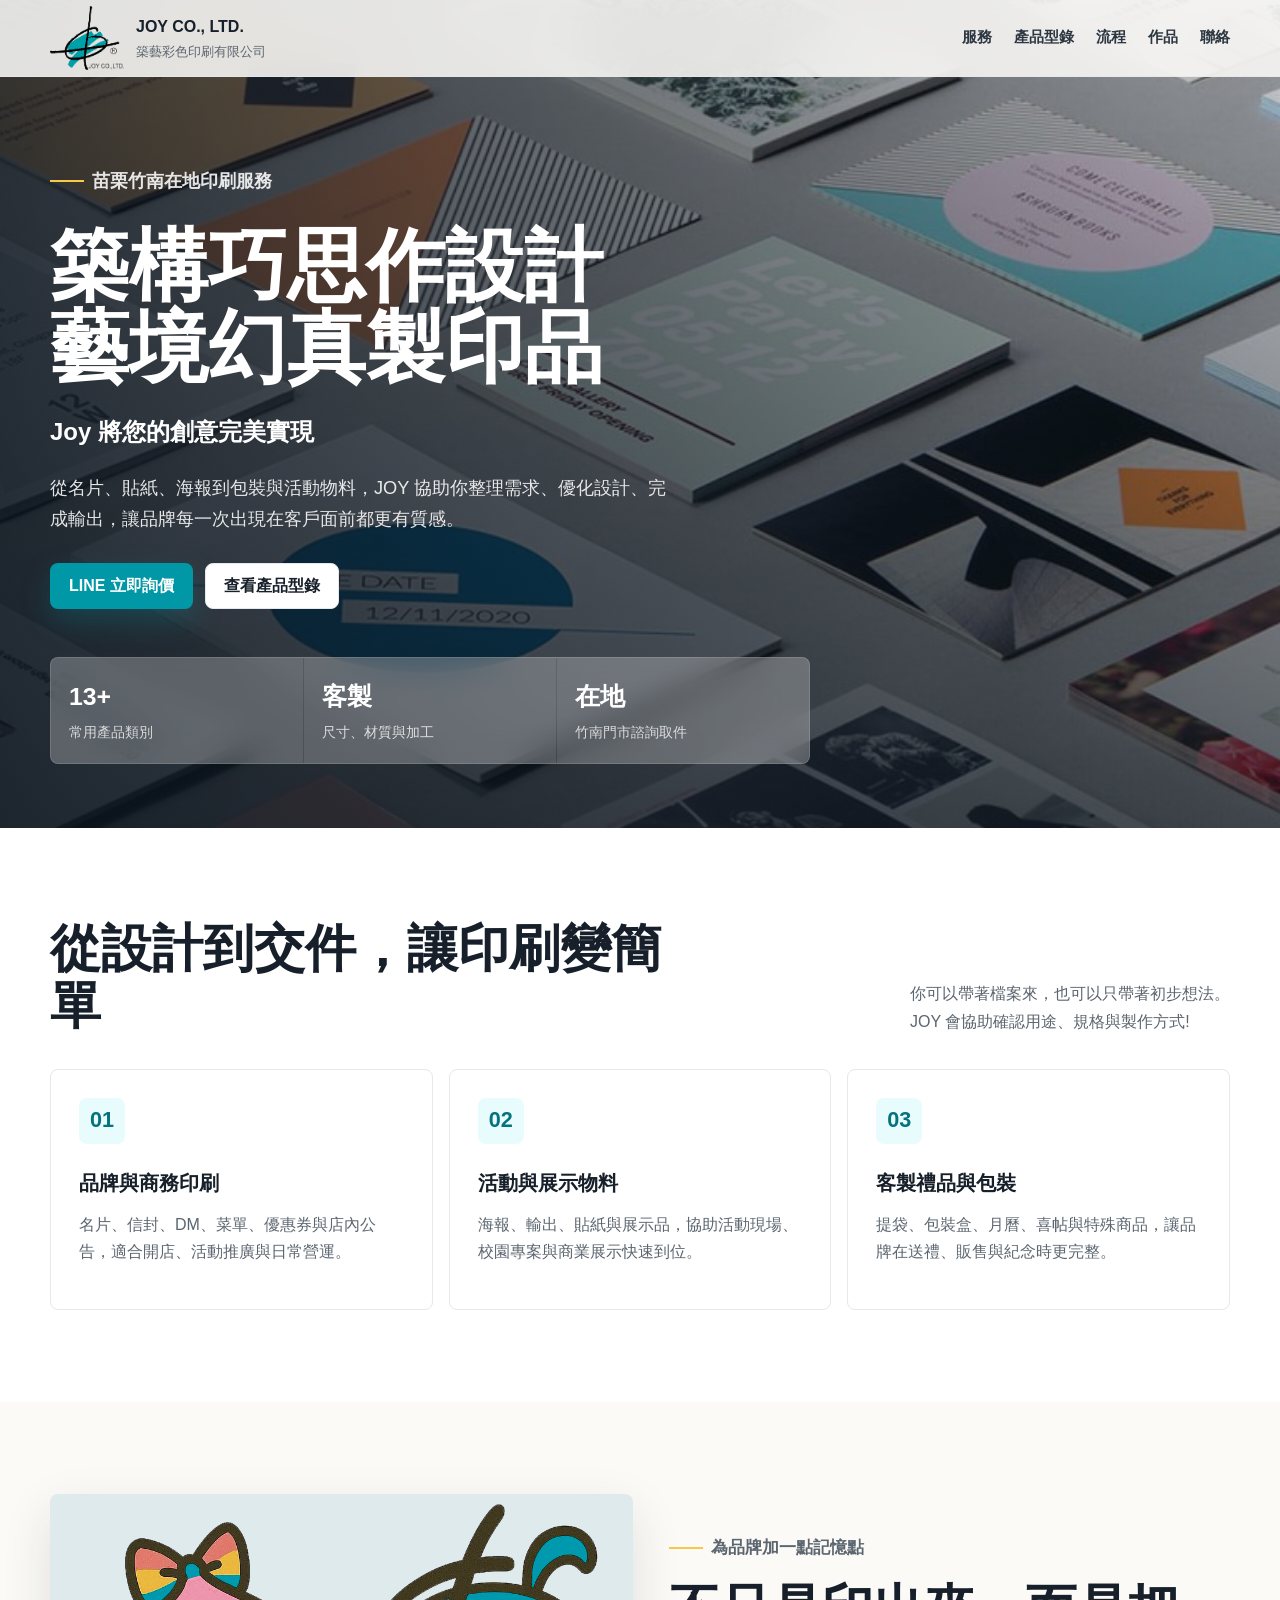
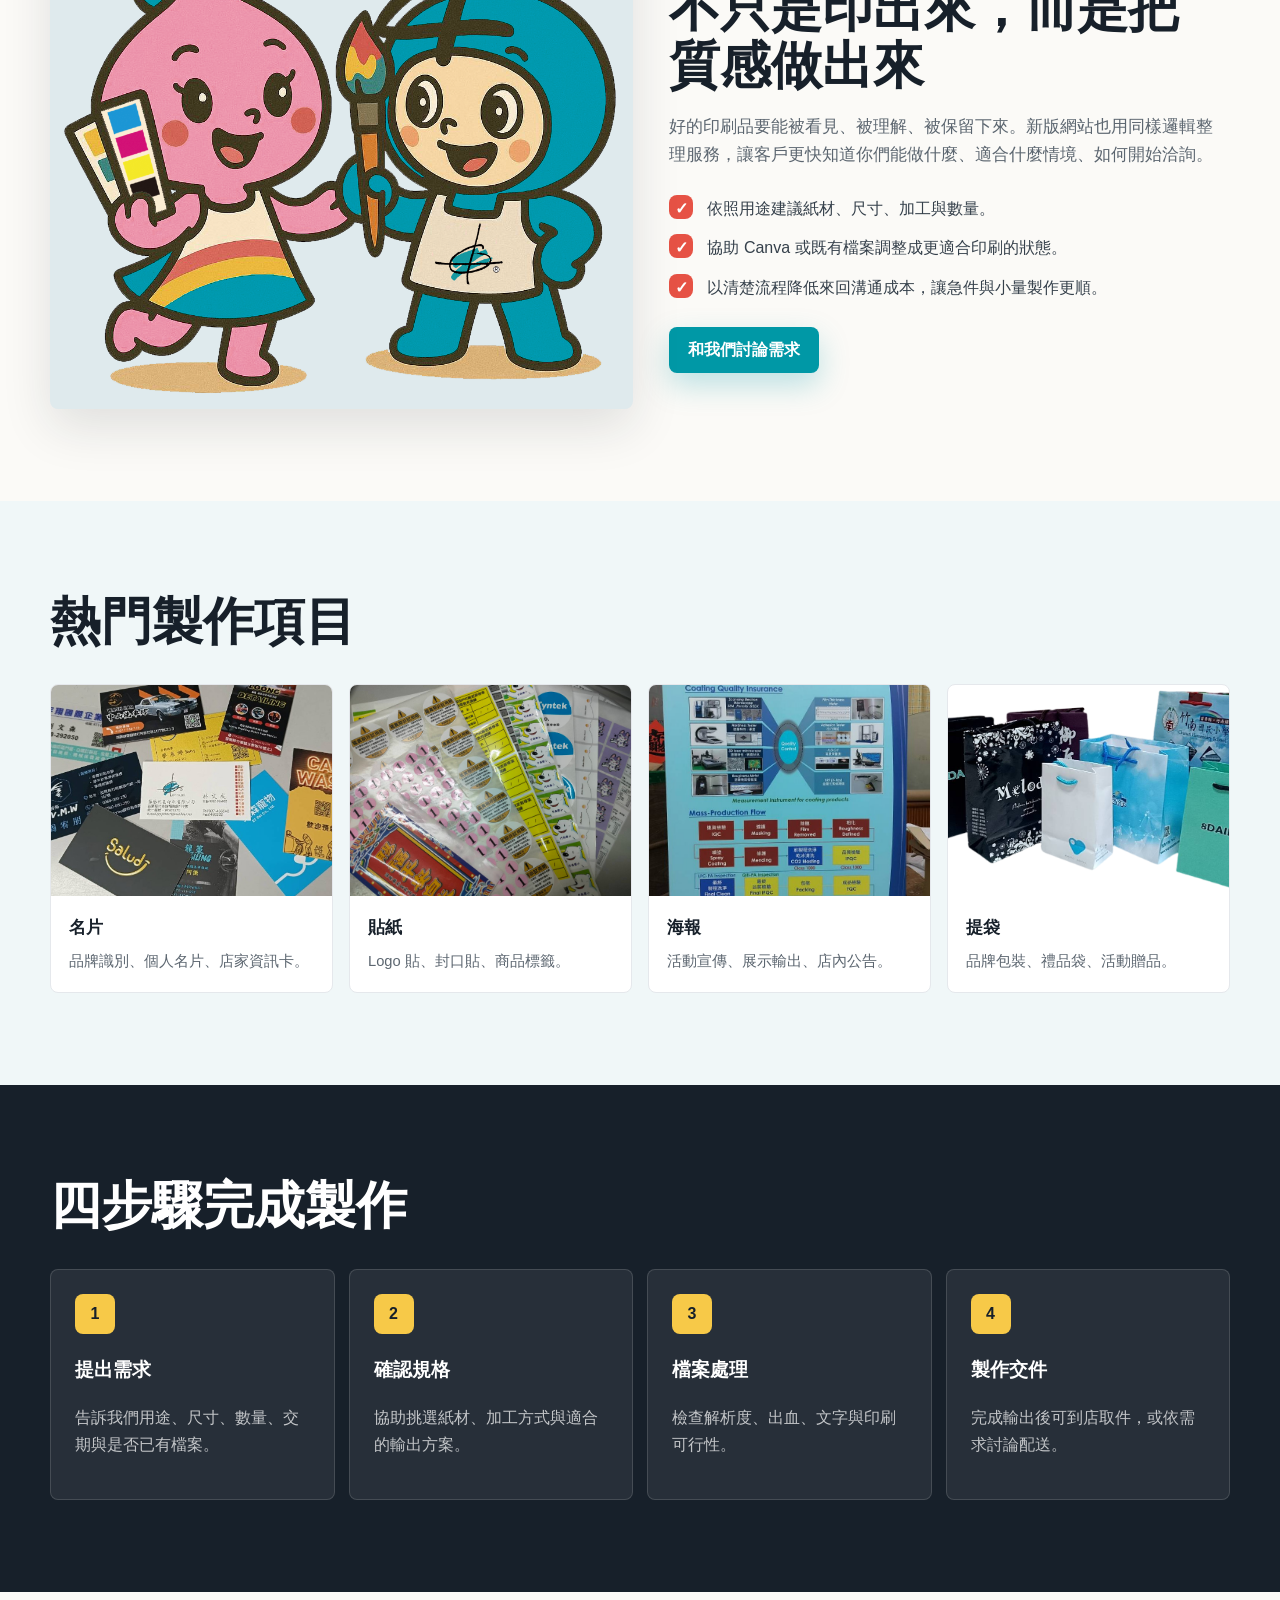
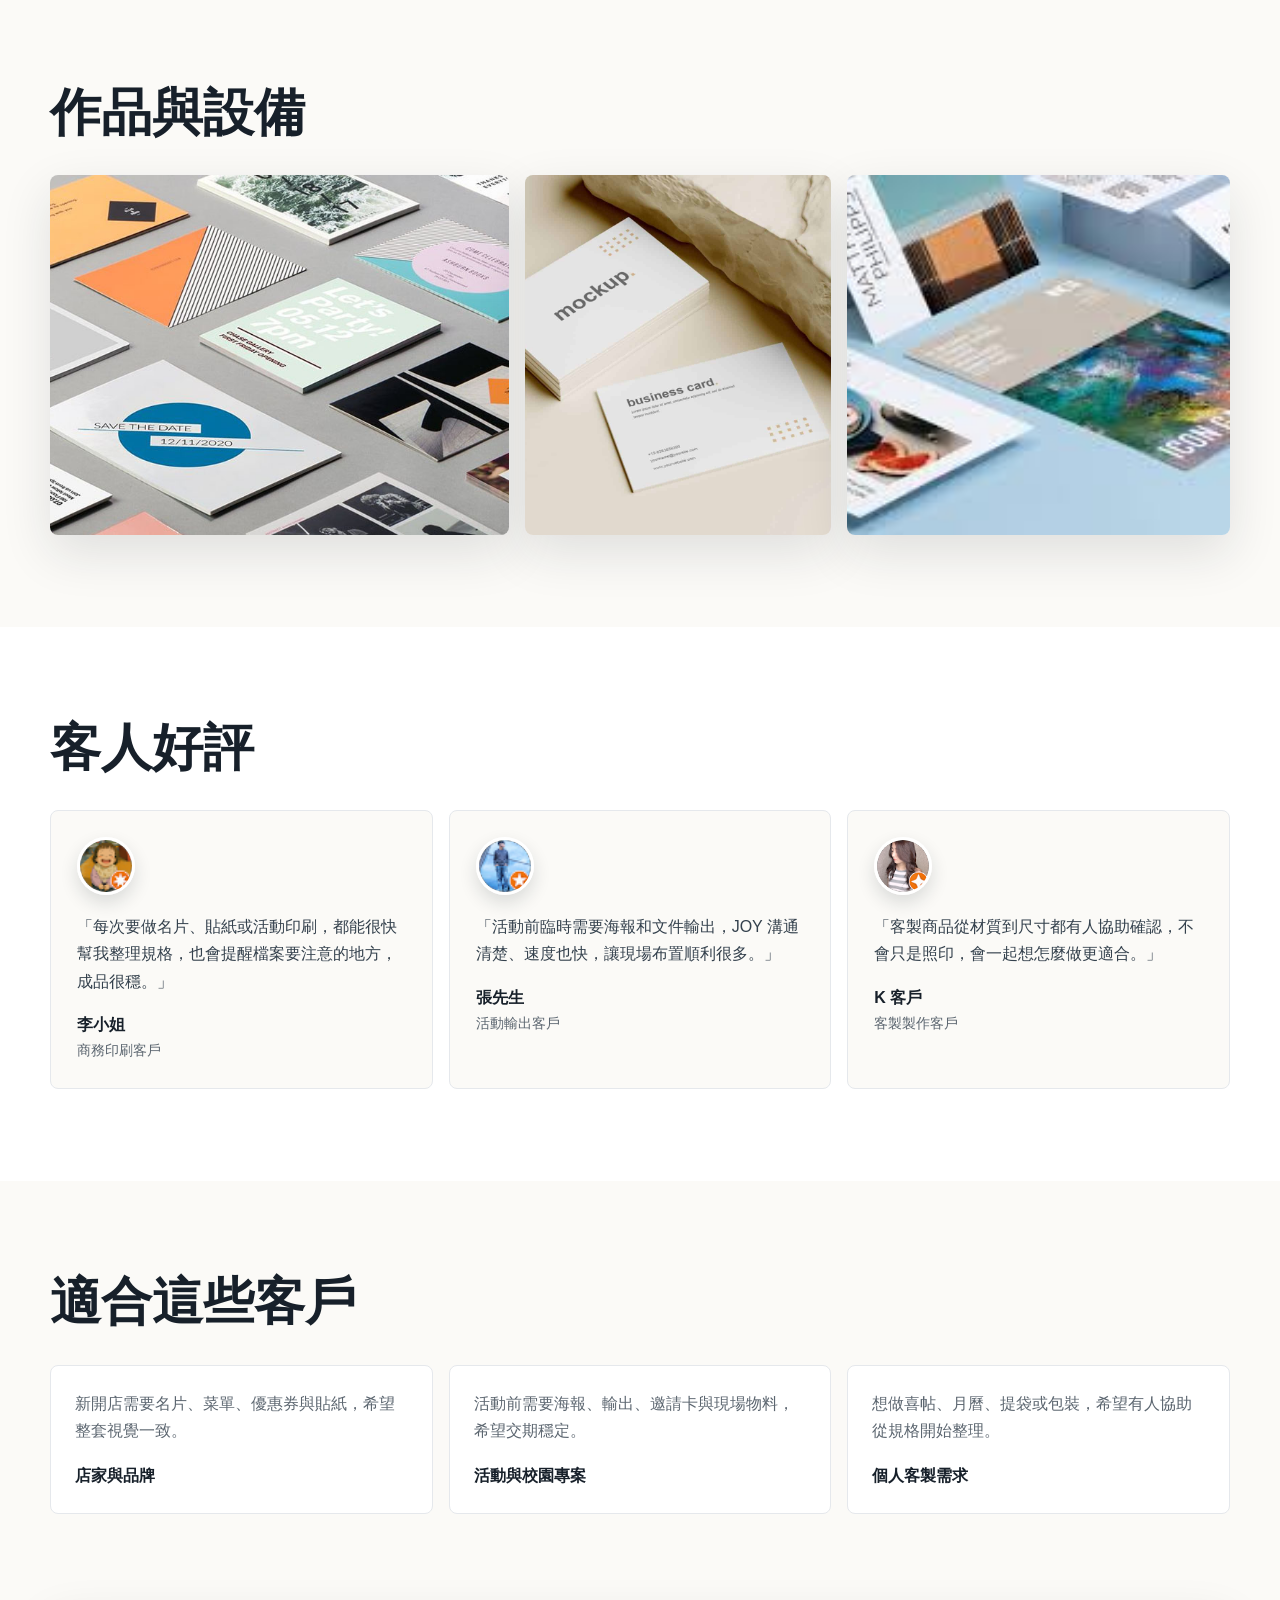
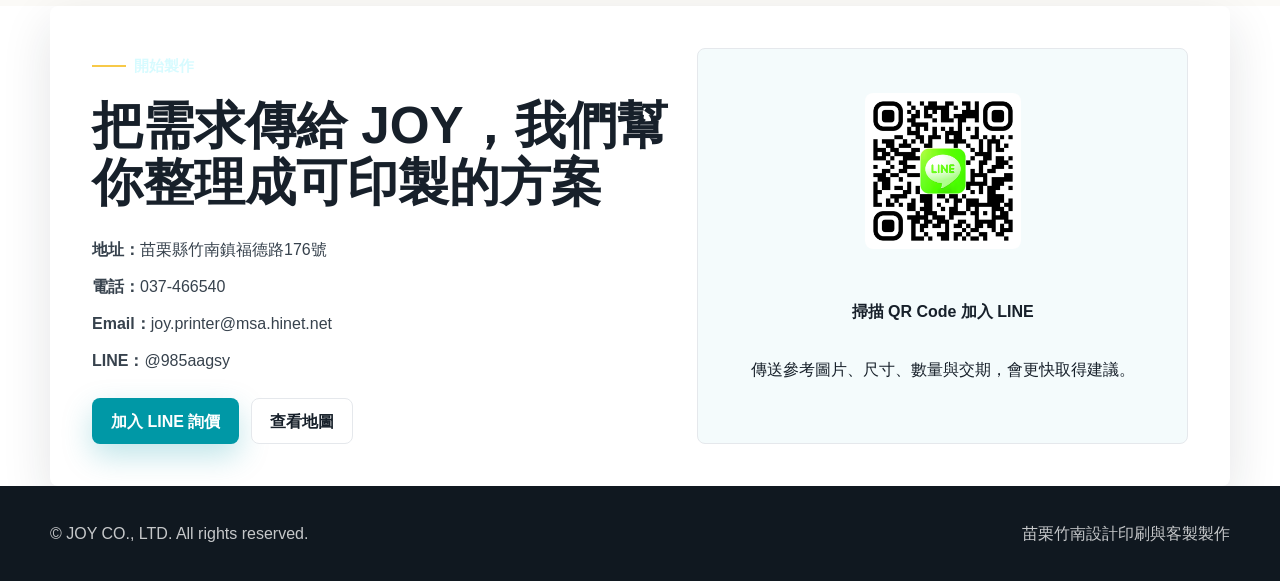
<file: index.html>
<!DOCTYPE html>
<html lang="zh-Hant">
<head>
  <meta charset="UTF-8">
  <meta name="viewport" content="width=device-width, initial-scale=1.0">
  <meta name="description" content="JOY CO., LTD. 提供苗栗竹南在地印刷、影印輸出、客製設計、包裝與活動物料製作服務。">
  <title>JOY CO., LTD. | 築藝彩色印刷有限公司</title>
  <link rel="icon" type="image/png" href="./assets/logo_cover.png">
  <link rel="stylesheet" href="./styles.css">
</head>
<body>
  <header class="site-header">
    <div class="nav-wrap">
      <a class="brand" href="./index.html" aria-label="JOY CO., LTD. 首頁">
        <img src="./assets/logo.png" alt="JOY CO., LTD.">
        <span class="brand-text">
          <strong>JOY CO., LTD.</strong>
          <span>築藝彩色印刷有限公司</span>
        </span>
      </a>
      <nav class="nav-links" aria-label="主要導覽">
        <a href="#services">服務</a>
        <a href="./products.html">產品型錄</a>
        <a href="#process">流程</a>
        <a href="#portfolio">作品</a>
        <a href="#contact">聯絡</a>
      </nav>
      <button class="menu-toggle" type="button" aria-label="開啟選單" aria-expanded="false">
        <span></span><span></span><span></span>
      </button>
    </div>
  </header>

  <!-- 休假公告彈窗：把 data-enabled 改成 "true" 會顯示，改成 "false" 會關閉。 -->
  <div class="notice-modal" id="holidayNotice" data-enabled="false" data-version="2026-06-05" aria-hidden="true">
    <div class="notice-backdrop" data-notice-close></div>
    <section class="notice-dialog" role="dialog" aria-modal="true" aria-labelledby="noticeTitle">
      <button class="notice-close" type="button" aria-label="關閉公告" data-notice-close>×</button>
      <p class="eyebrow">營業公告</p>
      <h2 id="noticeTitle">特殊休假時間公告</h2>
      <p>9月18日至9月28日 築藝門市店休。<br>建議您來店前先透過 官方LINE 洽詢喔!<br>祝JOY的好朋友們事事順心。</p>
      <ul class="notice-list">
        <li><strong>休假日期：</strong>2026/09/18 - 09/28</li>
        <li><strong>恢復營業：</strong>2026/09/29 正常服務</li>
        <li><strong>急件聯絡：</strong>請加入 LINE @985aagsy 留言</li>
      </ul>
      <a class="button primary" href="https://line.me/R/ti/p/@985aagsy">LINE 詢問營業時間</a>
    </section>
  </div>

  <main>
    <section class="hero">
      <div class="hero-media">
        <video autoplay muted loop playsinline poster="./assets/printer1.jpg">
          <source src="./assets/bg.mp4" type="video/mp4">
        </video>
      </div>
      <div class="hero-inner">
        <div class="hero-copy">
          <p class="eyebrow">苗栗竹南在地印刷服務</p>
          <h1>築構巧思作設計<br>藝境幻真製印品<br></h1>
          <h2>Joy 將您的創意完美實現</h2>
          <p>從名片、貼紙、海報到包裝與活動物料，JOY 協助你整理需求、優化設計、完成輸出，讓品牌每一次出現在客戶面前都更有質感。</p>
          <div class="hero-actions">
            <a class="button primary" href="https://line.me/R/ti/p/@985aagsy">LINE 立即詢價</a>
            <a class="button secondary" href="./products.html">查看產品型錄</a>
          </div>
          <div class="hero-stats" aria-label="服務特色">
            <div><strong>13+</strong><span>常用產品類別</span></div>
            <div><strong>客製</strong><span>尺寸、材質與加工</span></div>
            <div><strong>在地</strong><span>竹南門市諮詢取件</span></div>
          </div>
        </div>
      </div>
    </section>

    <section id="services" class="services-band">
      <div class="section-inner">
        <div class="section-heading">
          <h2>從設計到交件，讓印刷變簡單</h2>
          <p>你可以帶著檔案來，也可以只帶著初步想法。<br>JOY 會協助確認用途、規格與製作方式!</p>
        </div>
        <div class="service-grid">
          <article class="service-card">
            <span class="icon">01</span>
            <h3>品牌與商務印刷</h3>
            <p>名片、信封、DM、菜單、優惠券與店內公告，適合開店、活動推廣與日常營運。</p>
          </article>
          <article class="service-card">
            <span class="icon">02</span>
            <h3>活動與展示物料</h3>
            <p>海報、輸出、貼紙與展示品，協助活動現場、校園專案與商業展示快速到位。</p>
          </article>
          <article class="service-card">
            <span class="icon">03</span>
            <h3>客製禮品與包裝</h3>
            <p>提袋、包裝盒、月曆、喜帖與特殊商品，讓品牌在送禮、販售與紀念時更完整。</p>
          </article>
        </div>
      </div>
    </section>

    <section>
      <div class="section-inner feature-split">
        <div class="feature-media">
          <img src="./assets/joy_sunny1.png" alt="JOY 品牌角色與客製印刷形象">
        </div>
        <div class="feature-copy">
          <p class="eyebrow">為品牌加一點記憶點</p>
          <h2>不只是印出來，而是把質感做出來</h2>
          <p>好的印刷品要能被看見、被理解、被保留下來。新版網站也用同樣邏輯整理服務，讓客戶更快知道你們能做什麼、適合什麼情境、如何開始洽詢。</p>
          <ul class="checks">
            <li>依照用途建議紙材、尺寸、加工與數量。</li>
            <li>協助 Canva 或既有檔案調整成更適合印刷的狀態。</li>
            <li>以清楚流程降低來回溝通成本，讓急件與小量製作更順。</li>
          </ul>
          <a class="button primary" href="#contact">和我們討論需求</a>
        </div>
      </div>
    </section>

    <section class="products-band">
      <div class="section-inner">
        <div class="section-heading">
          <h2>熱門製作項目</h2>
          
        </div>
        <div class="product-grid">
          <a class="product-card" href="./products.html">
            <img src="./assets/product/card.jpg" alt="名片設計印刷">
            <div><h3>名片</h3><p>品牌識別、個人名片、店家資訊卡。</p></div>
          </a>
          <a class="product-card" href="./products.html">
            <img src="./assets/product/sticker.jpg" alt="貼紙製作">
            <div><h3>貼紙</h3><p>Logo 貼、封口貼、商品標籤。</p></div>
          </a>
          <a class="product-card" href="./products.html">
            <img src="./assets/product/poster.jpg" alt="海報輸出">
            <div><h3>海報</h3><p>活動宣傳、展示輸出、店內公告。</p></div>
          </a>
          <a class="product-card" href="./products.html">
            <img src="./assets/product/bag.png" alt="客製提袋">
            <div><h3>提袋</h3><p>品牌包裝、禮品袋、活動贈品。</p></div>
          </a>
        </div>
      </div>
    </section>

    <section id="process" class="process-band">
      <div class="section-inner">
        <div class="section-heading">
          <h2>四步驟完成製作</h2>
          
        </div>
        <div class="step-grid">
          <article class="step">
            <strong>1</strong>
            <h3>提出需求</h3>
            <p>告訴我們用途、尺寸、數量、交期與是否已有檔案。</p>
          </article>
          <article class="step">
            <strong>2</strong>
            <h3>確認規格</h3>
            <p>協助挑選紙材、加工方式與適合的輸出方案。</p>
          </article>
          <article class="step">
            <strong>3</strong>
            <h3>檔案處理</h3>
            <p>檢查解析度、出血、文字與印刷可行性。</p>
          </article>
          <article class="step">
            <strong>4</strong>
            <h3>製作交件</h3>
            <p>完成輸出後可到店取件，或依需求討論配送。</p>
          </article>
        </div>
      </div>
    </section>

    <section id="portfolio">
      <div class="section-inner">
        <div class="section-heading">
          <h2>作品與設備</h2>
          
        </div>
        <div class="portfolio-strip">
          <img src="./assets/printer1.jpg" alt="印刷設備與作品展示一">
          <img src="./assets/printer2.jpg" alt="印刷設備與作品展示二">
          <img src="./assets/printer3.jpg" alt="印刷設備與作品展示三">
        </div>
      </div>
    </section>

    <section class="reviews-band">
      <div class="section-inner">
        <div class="section-heading">
          <h2>客人好評</h2>
        </div>
        <div class="review-grid">
          <article class="review-card">
            <img src="./assets/mslee.png" alt="客戶頭像">
            <p>「每次要做名片、貼紙或活動印刷，都能很快幫我整理規格，也會提醒檔案要注意的地方，成品很穩。」</p>
            <strong>李小姐</strong>
            <span>商務印刷客戶</span>
          </article>
          <article class="review-card">
            <img src="./assets/mrchang.png" alt="客戶頭像">
            <p>「活動前臨時需要海報和文件輸出，JOY 溝通清楚、速度也快，讓現場布置順利很多。」</p>
            <strong>張先生</strong>
            <span>活動輸出客戶</span>
          </article>
          <article class="review-card">
            <img src="./assets/msk.png" alt="客戶頭像">
            <p>「客製商品從材質到尺寸都有人協助確認，不會只是照印，會一起想怎麼做更適合。」</p>
            <strong>K 客戶</strong>
            <span>客製製作客戶</span>
          </article>
        </div>
      </div>
    </section>

    <section>
      <div class="section-inner">
        <div class="section-heading">
          <h2>適合這些客戶</h2>
          
        </div>
        <div class="quote-grid">
          <article class="quote-card">
            <p>新開店需要名片、菜單、優惠券與貼紙，希望整套視覺一致。</p>
            <strong>店家與品牌</strong>
          </article>
          <article class="quote-card">
            <p>活動前需要海報、輸出、邀請卡與現場物料，希望交期穩定。</p>
            <strong>活動與校園專案</strong>
          </article>
          <article class="quote-card">
            <p>想做喜帖、月曆、提袋或包裝，希望有人協助從規格開始整理。</p>
            <strong>個人客製需求</strong>
          </article>
        </div>
      </div>
    </section>

    <section id="contact" class="contact-band">
      <div class="section-inner">
        <div class="contact-panel">
          <div>
            <p class="eyebrow">開始製作</p>
            <h2>把需求傳給 JOY，我們幫你整理成可印製的方案</h2>
            <ul class="contact-list">
              <li><strong>地址：</strong>苗栗縣竹南鎮福德路176號</li>
              <li><strong>電話：</strong>037-466540</li>
              <li><strong>Email：</strong>joy.printer@msa.hinet.net</li>
              <li><strong>LINE：</strong>@985aagsy</li>
            </ul>
            <div class="contact-actions">
              <a class="button primary" href="https://line.me/R/ti/p/@985aagsy">加入 LINE 詢價</a>
              <a class="button secondary" href="https://maps.app.goo.gl/v6UgBvDhpB6sY5n37?g_st=al">查看地圖</a>
            </div>
          </div>
          <div class="qr-box">
            <img src="./assets/qrcode.png" alt="JOY LINE QR Code">
            <strong>掃描 QR Code 加入 LINE</strong>
            <p>傳送參考圖片、尺寸、數量與交期，會更快取得建議。</p>
          </div>
        </div>
      </div>
    </section>
  </main>

  <footer class="site-footer">
    <div class="footer-inner">
      <span>© JOY CO., LTD. All rights reserved.</span>
      <span>苗栗竹南設計印刷與客製製作</span>
    </div>
  </footer>

  <script src="./script.js"></script>
</body>
</html>
</file>
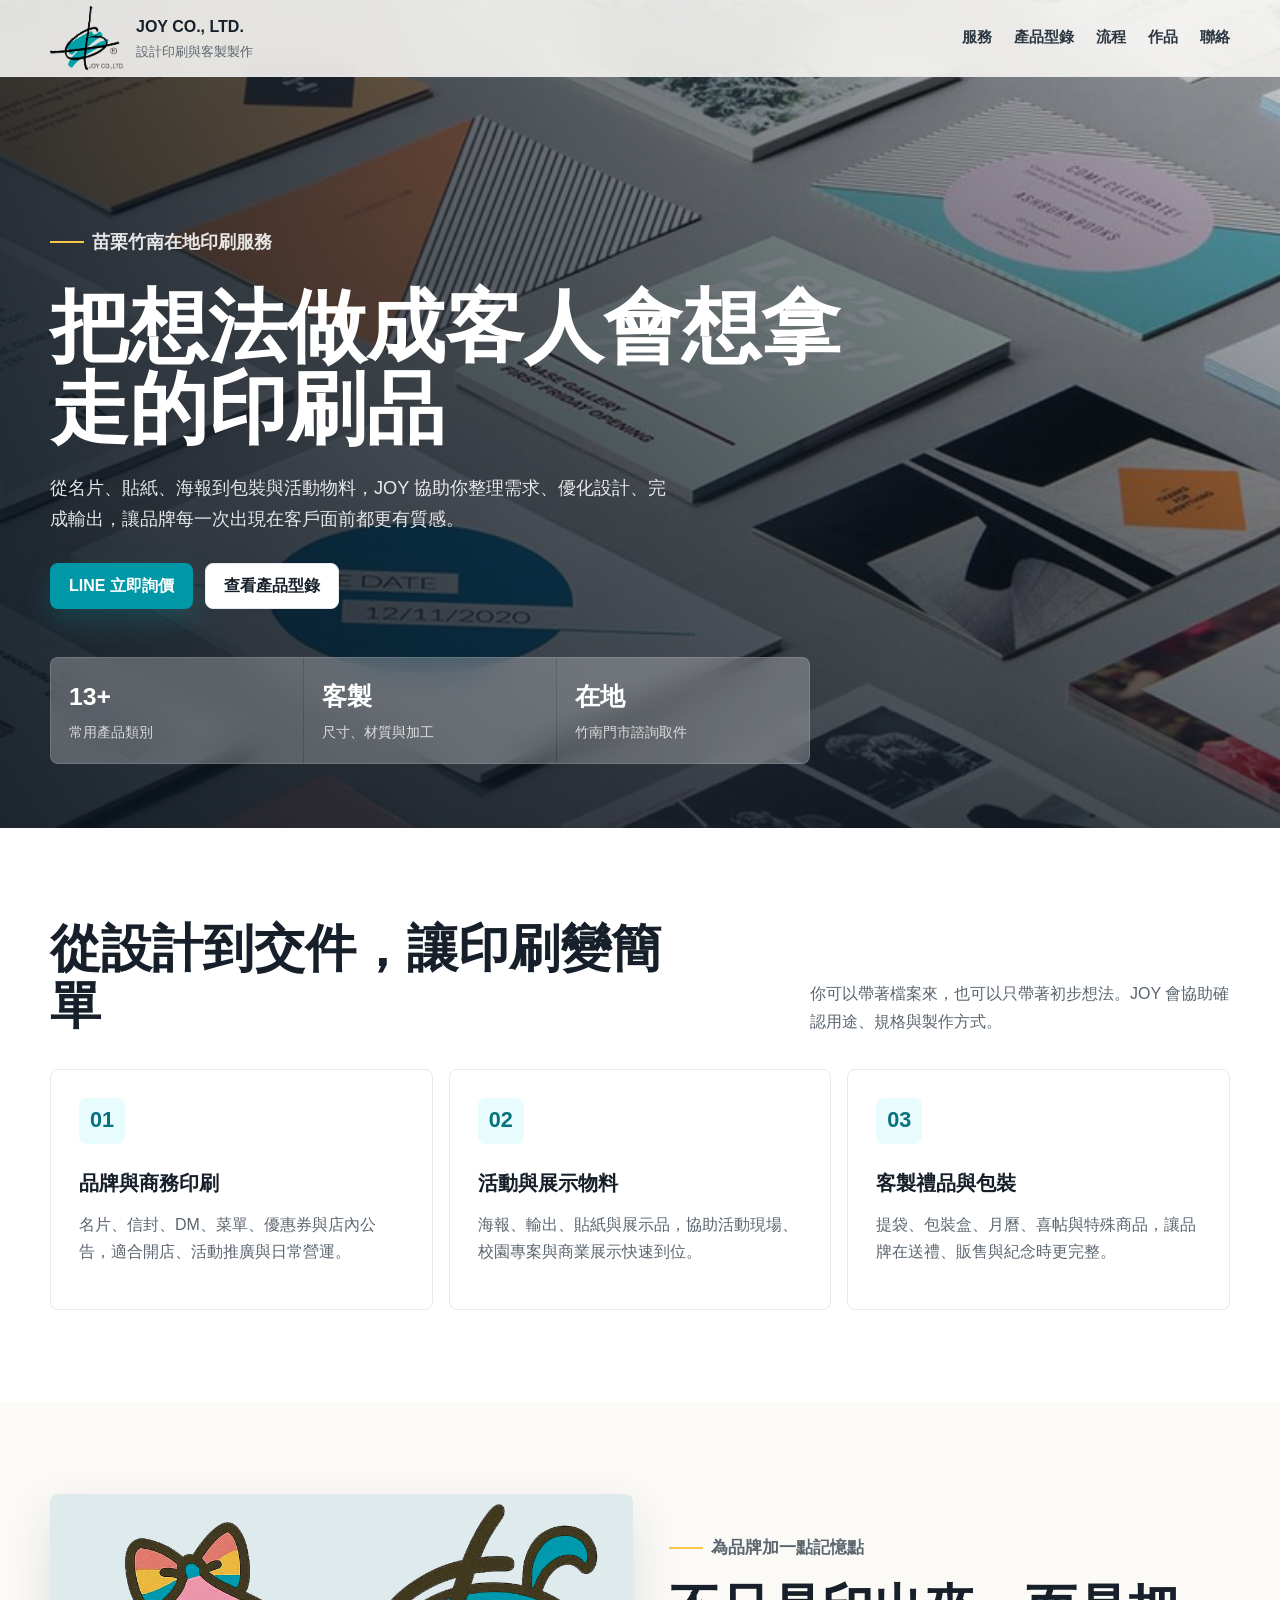
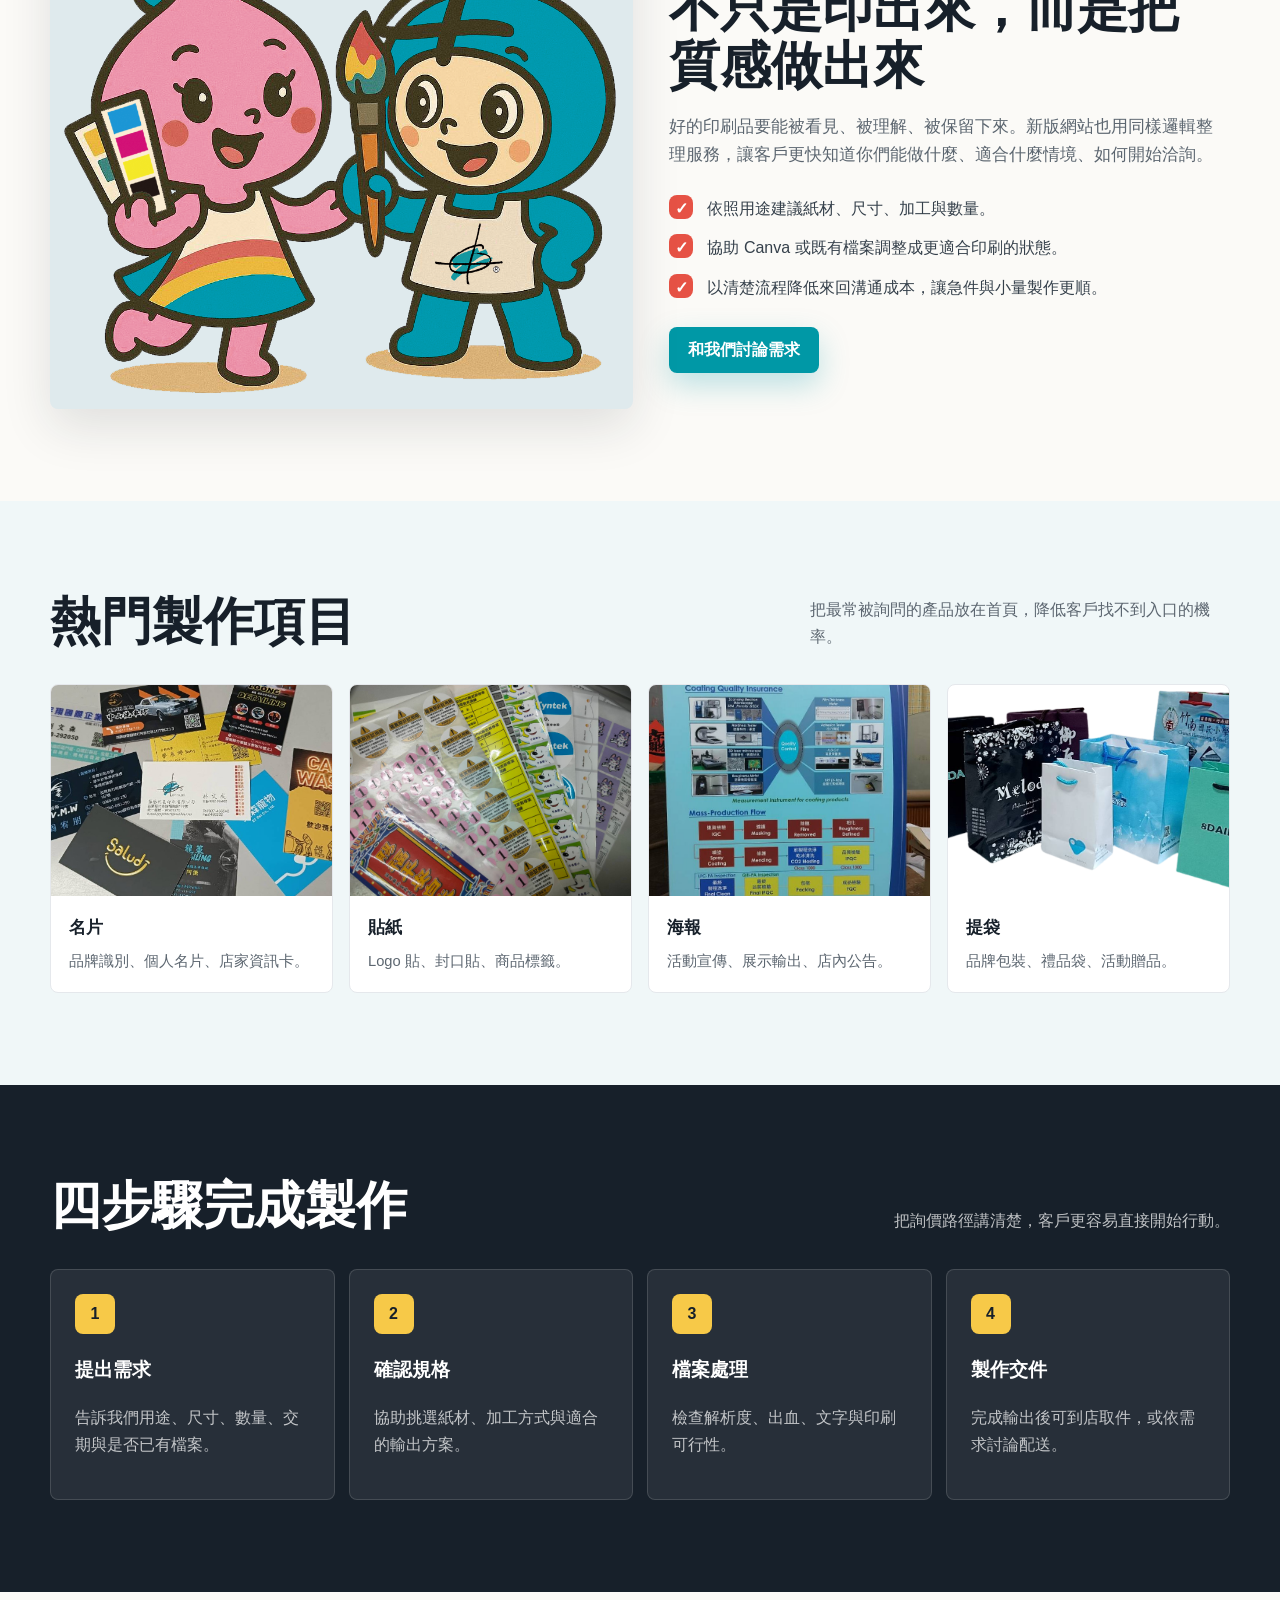
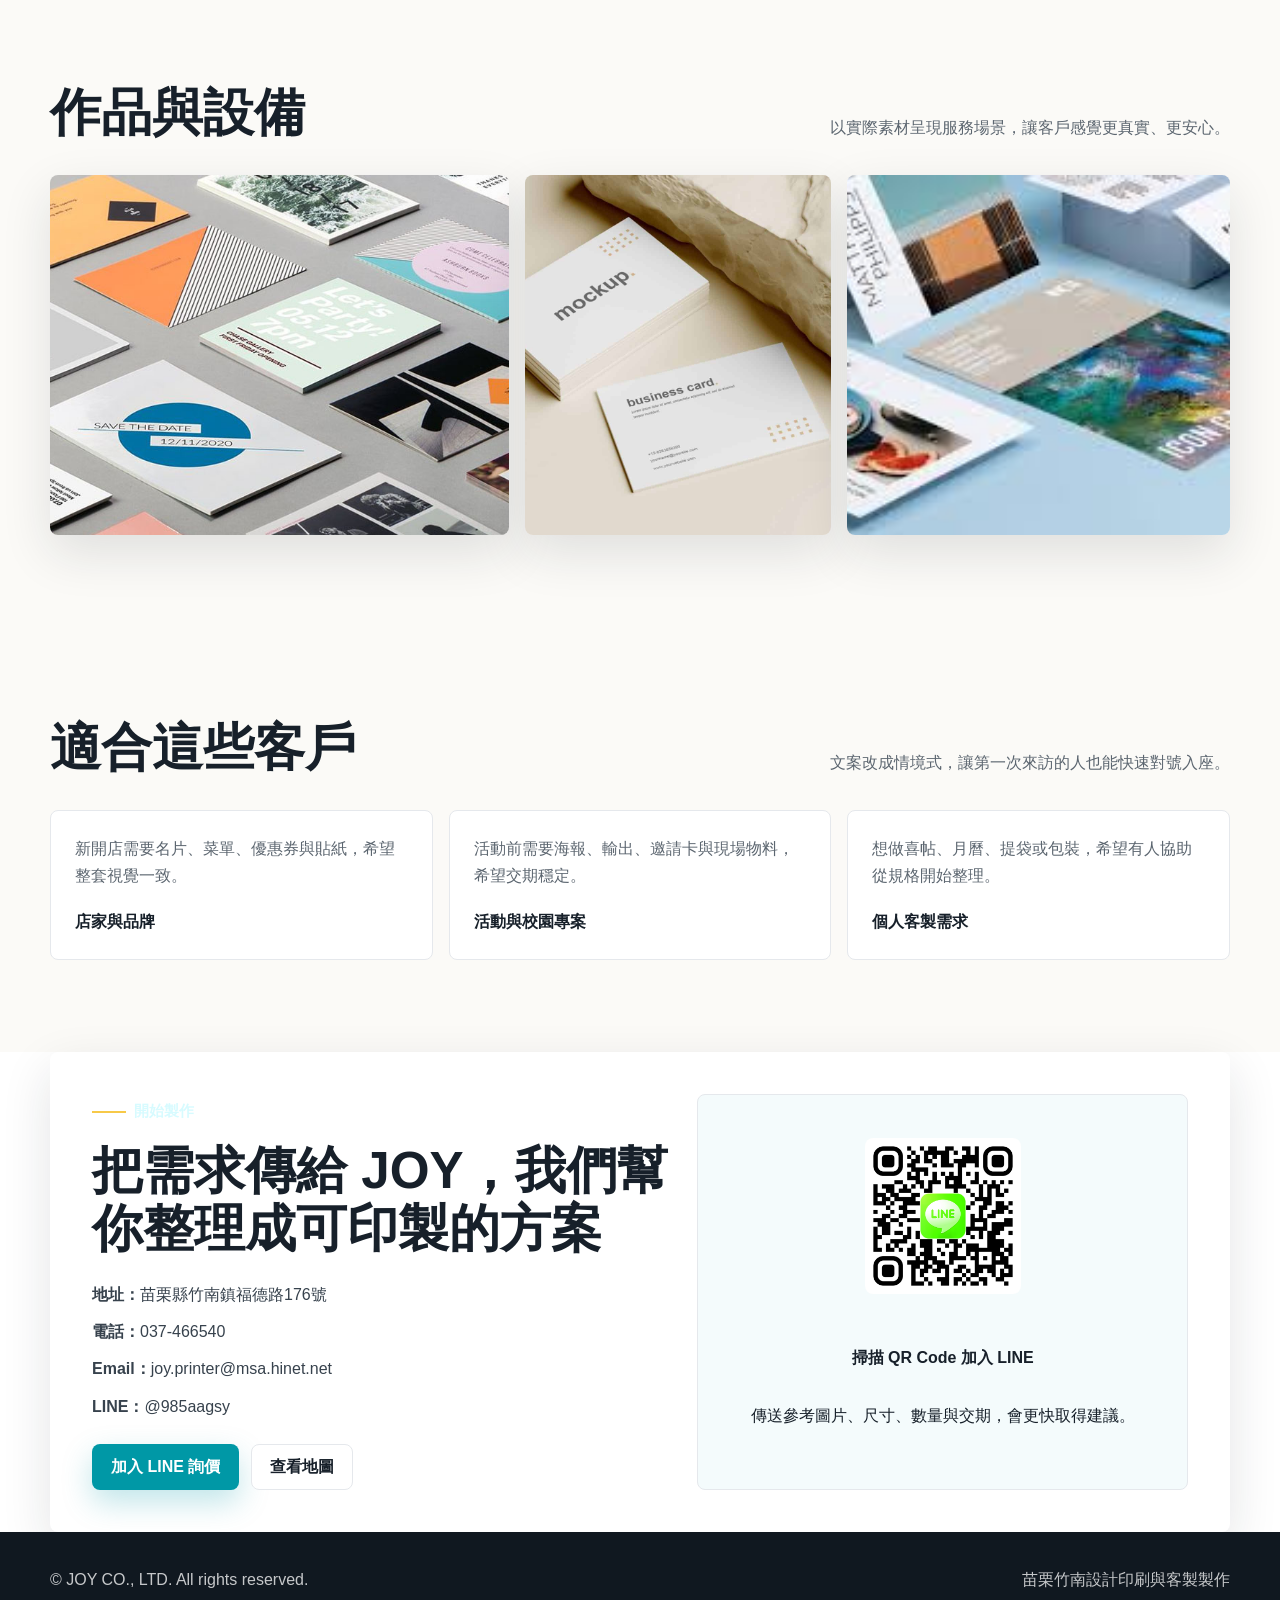
<file: joy-modern-site/index.html>
<!DOCTYPE html>
<html lang="zh-Hant">
<head>
  <meta charset="UTF-8">
  <meta name="viewport" content="width=device-width, initial-scale=1.0">
  <meta name="description" content="JOY CO., LTD. 提供苗栗竹南在地印刷、影印輸出、客製設計、包裝與活動物料製作服務。">
  <title>JOY CO., LTD. | 設計印刷與客製製作</title>
  <link rel="icon" type="image/png" href="./assets/logo_cover.png">
  <link rel="stylesheet" href="./styles.css">
</head>
<body>
  <header class="site-header">
    <div class="nav-wrap">
      <a class="brand" href="./index.html" aria-label="JOY CO., LTD. 首頁">
        <img src="./assets/logo.png" alt="JOY CO., LTD.">
        <span class="brand-text">
          <strong>JOY CO., LTD.</strong>
          <span>設計印刷與客製製作</span>
        </span>
      </a>
      <nav class="nav-links" aria-label="主要導覽">
        <a href="#services">服務</a>
        <a href="./products.html">產品型錄</a>
        <a href="#process">流程</a>
        <a href="#portfolio">作品</a>
        <a href="#contact">聯絡</a>
      </nav>
      <button class="menu-toggle" type="button" aria-label="開啟選單" aria-expanded="false">
        <span></span><span></span><span></span>
      </button>
    </div>
  </header>

  <main>
    <section class="hero">
      <div class="hero-media">
        <video autoplay muted loop playsinline poster="./assets/printer1.jpg">
          <source src="./assets/bg.mp4" type="video/mp4">
        </video>
      </div>
      <div class="hero-inner">
        <div class="hero-copy">
          <p class="eyebrow">苗栗竹南在地印刷服務</p>
          <h1>把想法做成客人會想拿走的印刷品</h1>
          <p>從名片、貼紙、海報到包裝與活動物料，JOY 協助你整理需求、優化設計、完成輸出，讓品牌每一次出現在客戶面前都更有質感。</p>
          <div class="hero-actions">
            <a class="button primary" href="https://line.me/R/ti/p/@985aagsy">LINE 立即詢價</a>
            <a class="button secondary" href="./products.html">查看產品型錄</a>
          </div>
          <div class="hero-stats" aria-label="服務特色">
            <div><strong>13+</strong><span>常用產品類別</span></div>
            <div><strong>客製</strong><span>尺寸、材質與加工</span></div>
            <div><strong>在地</strong><span>竹南門市諮詢取件</span></div>
          </div>
        </div>
      </div>
    </section>

    <section id="services" class="services-band">
      <div class="section-inner">
        <div class="section-heading">
          <h2>從設計到交件，讓印刷變簡單</h2>
          <p>你可以帶著檔案來，也可以只帶著初步想法。JOY 會協助確認用途、規格與製作方式。</p>
        </div>
        <div class="service-grid">
          <article class="service-card">
            <span class="icon">01</span>
            <h3>品牌與商務印刷</h3>
            <p>名片、信封、DM、菜單、優惠券與店內公告，適合開店、活動推廣與日常營運。</p>
          </article>
          <article class="service-card">
            <span class="icon">02</span>
            <h3>活動與展示物料</h3>
            <p>海報、輸出、貼紙與展示品，協助活動現場、校園專案與商業展示快速到位。</p>
          </article>
          <article class="service-card">
            <span class="icon">03</span>
            <h3>客製禮品與包裝</h3>
            <p>提袋、包裝盒、月曆、喜帖與特殊商品，讓品牌在送禮、販售與紀念時更完整。</p>
          </article>
        </div>
      </div>
    </section>

    <section>
      <div class="section-inner feature-split">
        <div class="feature-media">
          <img src="./assets/joy_sunny1.png" alt="JOY 品牌角色與客製印刷形象">
        </div>
        <div class="feature-copy">
          <p class="eyebrow">為品牌加一點記憶點</p>
          <h2>不只是印出來，而是把質感做出來</h2>
          <p>好的印刷品要能被看見、被理解、被保留下來。新版網站也用同樣邏輯整理服務，讓客戶更快知道你們能做什麼、適合什麼情境、如何開始洽詢。</p>
          <ul class="checks">
            <li>依照用途建議紙材、尺寸、加工與數量。</li>
            <li>協助 Canva 或既有檔案調整成更適合印刷的狀態。</li>
            <li>以清楚流程降低來回溝通成本，讓急件與小量製作更順。</li>
          </ul>
          <a class="button primary" href="#contact">和我們討論需求</a>
        </div>
      </div>
    </section>

    <section class="products-band">
      <div class="section-inner">
        <div class="section-heading">
          <h2>熱門製作項目</h2>
          <p>把最常被詢問的產品放在首頁，降低客戶找不到入口的機率。</p>
        </div>
        <div class="product-grid">
          <a class="product-card" href="./products.html">
            <img src="./assets/product/card.jpg" alt="名片設計印刷">
            <div><h3>名片</h3><p>品牌識別、個人名片、店家資訊卡。</p></div>
          </a>
          <a class="product-card" href="./products.html">
            <img src="./assets/product/sticker.jpg" alt="貼紙製作">
            <div><h3>貼紙</h3><p>Logo 貼、封口貼、商品標籤。</p></div>
          </a>
          <a class="product-card" href="./products.html">
            <img src="./assets/product/poster.jpg" alt="海報輸出">
            <div><h3>海報</h3><p>活動宣傳、展示輸出、店內公告。</p></div>
          </a>
          <a class="product-card" href="./products.html">
            <img src="./assets/product/bag.png" alt="客製提袋">
            <div><h3>提袋</h3><p>品牌包裝、禮品袋、活動贈品。</p></div>
          </a>
        </div>
      </div>
    </section>

    <section id="process" class="process-band">
      <div class="section-inner">
        <div class="section-heading">
          <h2>四步驟完成製作</h2>
          <p>把詢價路徑講清楚，客戶更容易直接開始行動。</p>
        </div>
        <div class="step-grid">
          <article class="step">
            <strong>1</strong>
            <h3>提出需求</h3>
            <p>告訴我們用途、尺寸、數量、交期與是否已有檔案。</p>
          </article>
          <article class="step">
            <strong>2</strong>
            <h3>確認規格</h3>
            <p>協助挑選紙材、加工方式與適合的輸出方案。</p>
          </article>
          <article class="step">
            <strong>3</strong>
            <h3>檔案處理</h3>
            <p>檢查解析度、出血、文字與印刷可行性。</p>
          </article>
          <article class="step">
            <strong>4</strong>
            <h3>製作交件</h3>
            <p>完成輸出後可到店取件，或依需求討論配送。</p>
          </article>
        </div>
      </div>
    </section>

    <section id="portfolio">
      <div class="section-inner">
        <div class="section-heading">
          <h2>作品與設備</h2>
          <p>以實際素材呈現服務場景，讓客戶感覺更真實、更安心。</p>
        </div>
        <div class="portfolio-strip">
          <img src="./assets/printer1.jpg" alt="印刷設備與作品展示一">
          <img src="./assets/printer2.jpg" alt="印刷設備與作品展示二">
          <img src="./assets/printer3.jpg" alt="印刷設備與作品展示三">
        </div>
      </div>
    </section>

    <section>
      <div class="section-inner">
        <div class="section-heading">
          <h2>適合這些客戶</h2>
          <p>文案改成情境式，讓第一次來訪的人也能快速對號入座。</p>
        </div>
        <div class="quote-grid">
          <article class="quote-card">
            <p>新開店需要名片、菜單、優惠券與貼紙，希望整套視覺一致。</p>
            <strong>店家與品牌</strong>
          </article>
          <article class="quote-card">
            <p>活動前需要海報、輸出、邀請卡與現場物料，希望交期穩定。</p>
            <strong>活動與校園專案</strong>
          </article>
          <article class="quote-card">
            <p>想做喜帖、月曆、提袋或包裝，希望有人協助從規格開始整理。</p>
            <strong>個人客製需求</strong>
          </article>
        </div>
      </div>
    </section>

    <section id="contact" class="contact-band">
      <div class="section-inner">
        <div class="contact-panel">
          <div>
            <p class="eyebrow">開始製作</p>
            <h2>把需求傳給 JOY，我們幫你整理成可印製的方案</h2>
            <ul class="contact-list">
              <li><strong>地址：</strong>苗栗縣竹南鎮福德路176號</li>
              <li><strong>電話：</strong>037-466540</li>
              <li><strong>Email：</strong>joy.printer@msa.hinet.net</li>
              <li><strong>LINE：</strong>@985aagsy</li>
            </ul>
            <div class="contact-actions">
              <a class="button primary" href="https://line.me/R/ti/p/@985aagsy">加入 LINE 詢價</a>
              <a class="button secondary" href="https://maps.app.goo.gl/v6UgBvDhpB6sY5n37?g_st=al">查看地圖</a>
            </div>
          </div>
          <div class="qr-box">
            <img src="./assets/qrcode.png" alt="JOY LINE QR Code">
            <strong>掃描 QR Code 加入 LINE</strong>
            <p>傳送參考圖片、尺寸、數量與交期，會更快取得建議。</p>
          </div>
        </div>
      </div>
    </section>
  </main>

  <footer class="site-footer">
    <div class="footer-inner">
      <span>© JOY CO., LTD. All rights reserved.</span>
      <span>苗栗竹南設計印刷與客製製作</span>
    </div>
  </footer>

  <script src="./script.js"></script>
</body>
</html>
</file>
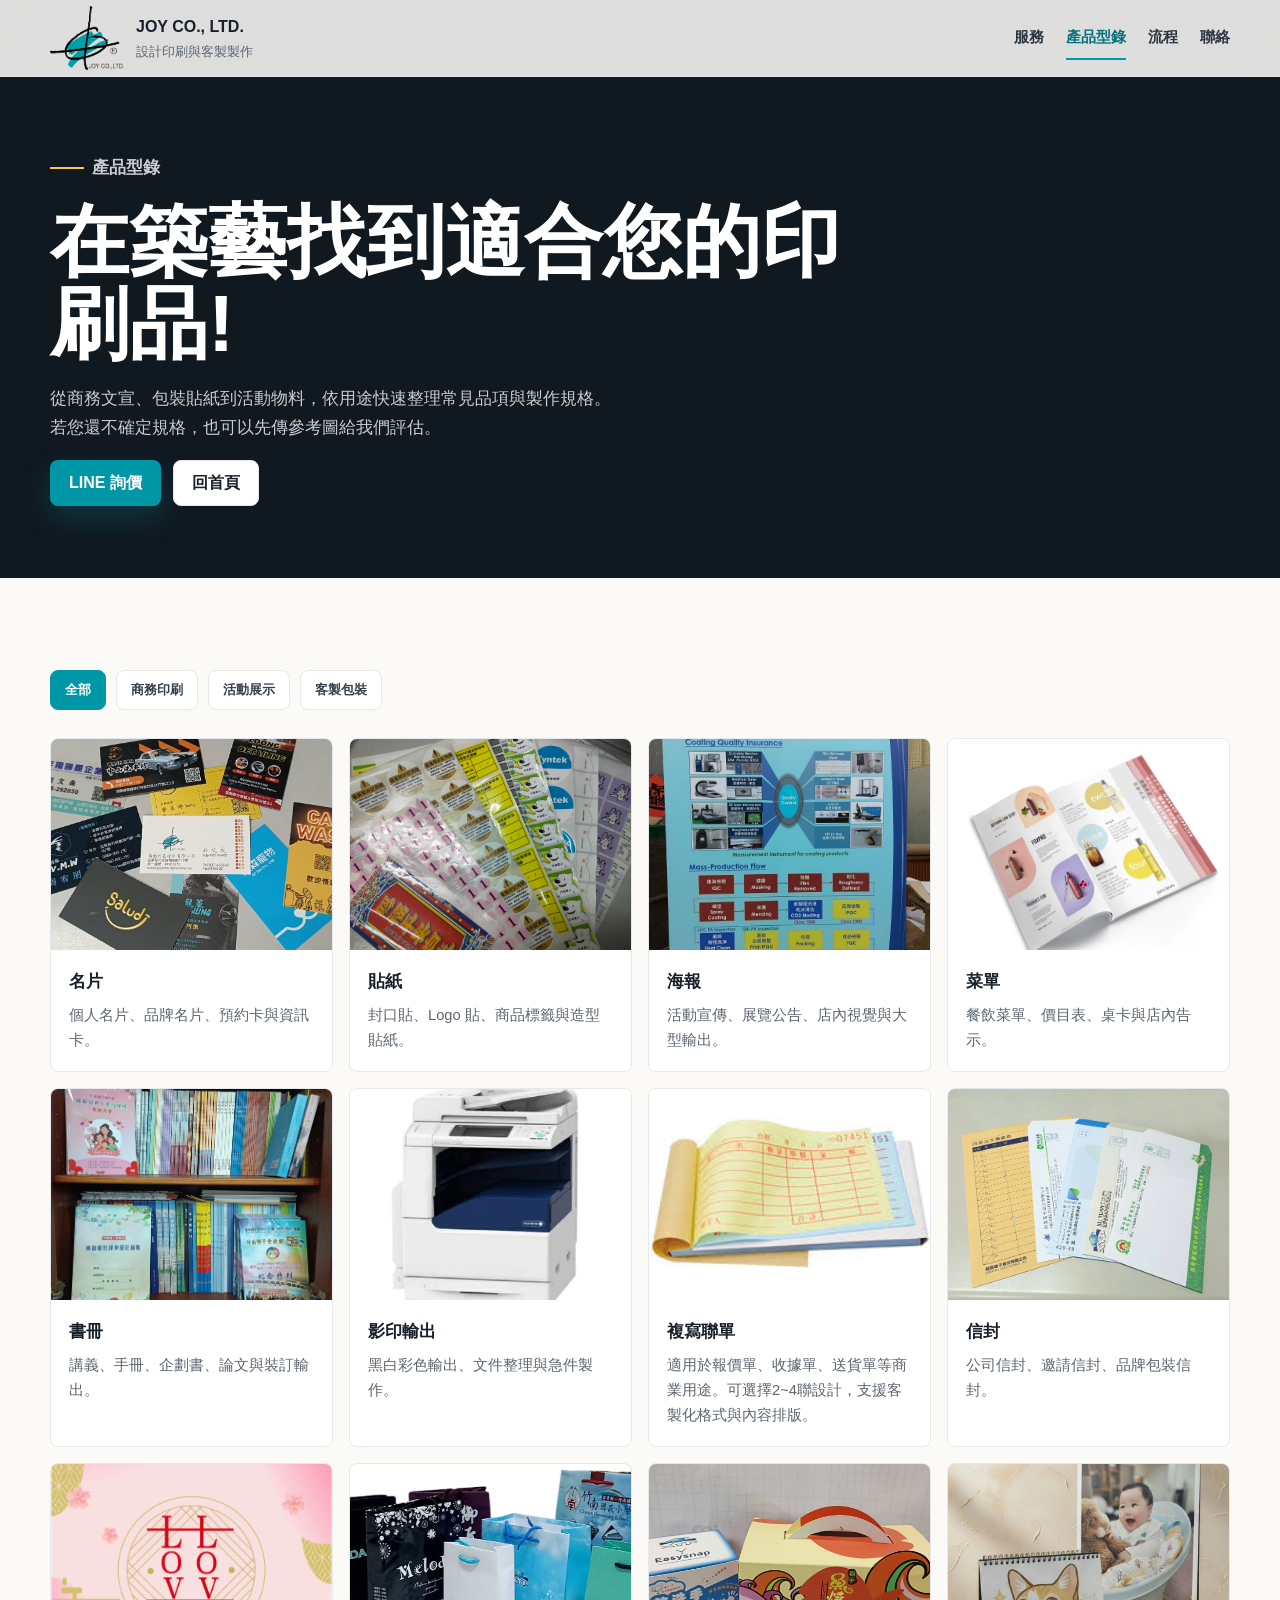
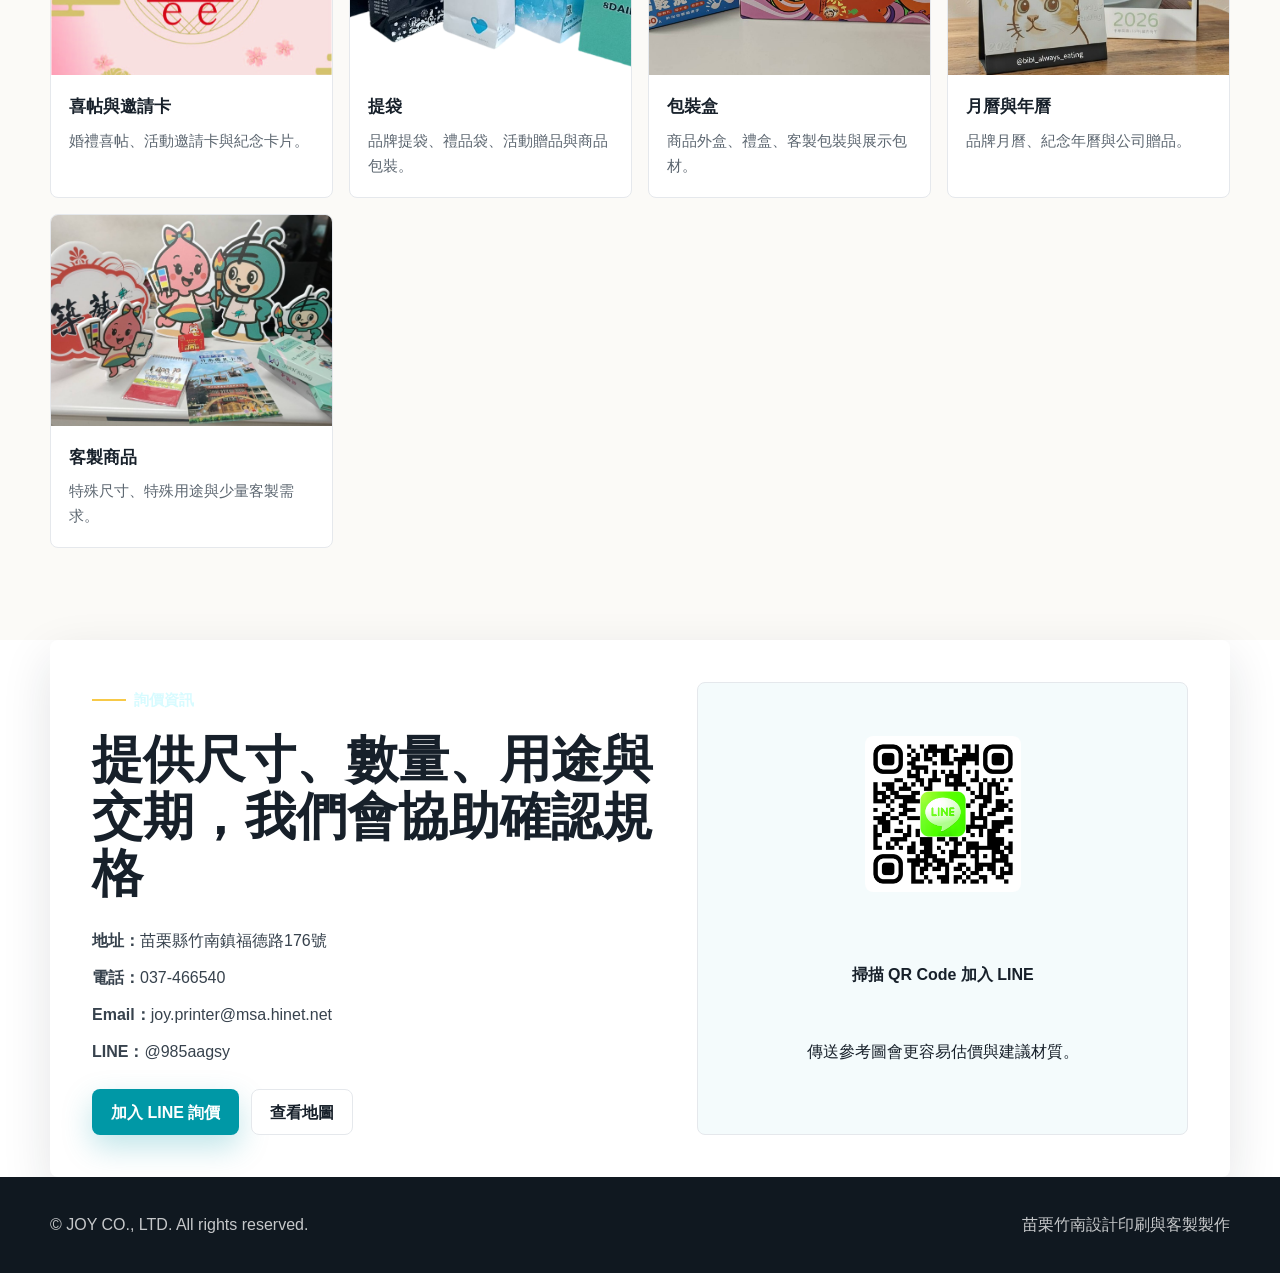
<file: products.html>
<!DOCTYPE html>
<html lang="zh-Hant">
<head>
  <meta charset="UTF-8">
  <meta name="viewport" content="width=device-width, initial-scale=1.0">
  <meta name="description" content="JOY CO., LTD. 產品型錄，包含名片、貼紙、海報、菜單、書冊、影印輸出、包裝、喜帖、月曆與客製商品。">
  <title>產品型錄 | JOY CO., LTD.</title>
  <link rel="icon" type="image/png" href="./assets/logo_cover.png">
  <link rel="stylesheet" href="./styles.css">
</head>
<body>
  <header class="site-header">
    <div class="nav-wrap">
      <a class="brand" href="./index.html" aria-label="JOY CO., LTD. 首頁">
        <img src="./assets/logo.png" alt="JOY CO., LTD.">
        <span class="brand-text">
          <strong>JOY CO., LTD.</strong>
          <span>設計印刷與客製製作</span>
        </span>
      </a>
      <nav class="nav-links" aria-label="主要導覽">
        <a href="./index.html#services">服務</a>
        <a class="active" href="./products.html">產品型錄</a>
        <a href="./index.html#process">流程</a>
        <a href="./index.html#contact">聯絡</a>
      </nav>
      <button class="menu-toggle" type="button" aria-label="開啟選單" aria-expanded="false">
        <span></span><span></span><span></span>
      </button>
    </div>
  </header>

  <main>
    <section class="page-hero">
      <div class="section-inner">
        <p class="eyebrow">產品型錄</p>
        <h1>在築藝找到適合您的印刷品!</h1>
        <p>從商務文宣、包裝貼紙到活動物料，依用途快速整理常見品項與製作規格。<br>若您還不確定規格，也可以先傳參考圖給我們評估。</p>
        <div class="hero-actions">
          <a class="button primary" href="https://line.me/R/ti/p/@985aagsy">LINE 詢價</a>
          <a class="button secondary" href="./index.html">回首頁</a>
        </div>
      </div>
    </section>

    <section>
      <div class="section-inner">
        <div class="catalog-filter" aria-label="產品篩選">
          <button class="filter-button active" type="button" data-filter="all">全部</button>
          <button class="filter-button" type="button" data-filter="business">商務印刷</button>
          <button class="filter-button" type="button" data-filter="event">活動展示</button>
          <button class="filter-button" type="button" data-filter="custom">客製包裝</button>
        </div>

        <div class="product-grid">
          <article class="product-card" data-category="business">
            <img src="./assets/product/card.jpg" alt="名片">
            <div><h3>名片</h3><p>個人名片、品牌名片、預約卡與資訊卡。</p></div>
          </article>
          <article class="product-card" data-category="business">
            <img src="./assets/product/sticker.jpg" alt="貼紙">
            <div><h3>貼紙</h3><p>封口貼、Logo 貼、商品標籤與造型貼紙。</p></div>
          </article>
          <article class="product-card" data-category="event">
            <img src="./assets/product/poster.jpg" alt="海報">
            <div><h3>海報</h3><p>活動宣傳、展覽公告、店內視覺與大型輸出。</p></div>
          </article>
          <article class="product-card" data-category="business">
            <img src="./assets/product/menu.jpg" alt="菜單">
            <div><h3>菜單</h3><p>餐飲菜單、價目表、桌卡與店內告示。</p></div>
          </article>
          <article class="product-card" data-category="event">
            <img src="./assets/product/book.jpg" alt="書冊">
            <div><h3>書冊</h3><p>講義、手冊、企劃書、論文與裝訂輸出。</p></div>
          </article>
          <article class="product-card" data-category="event">
            <img src="./assets/product/printer.jpg" alt="影印輸出">
            <div><h3>影印輸出</h3><p>黑白彩色輸出、文件整理與急件製作。</p></div>
          </article>
          <article class="product-card" data-category="business">
            <img src="./assets/product/coupon.jpg" alt="優惠券">
            <div><h3>複寫聯單</h3><p>適用於報價單、收據單、送貨單等商業用途。可選擇2~4聯設計，支援客製化格式與內容排版。</p></div>
          </article>
          <article class="product-card" data-category="business">
            <img src="./assets/product/envelope.jpg" alt="信封">
            <div><h3>信封</h3><p>公司信封、邀請信封、品牌包裝信封。</p></div>
          </article>
          <article class="product-card" data-category="custom">
            <img src="./assets/product/wedding_card1.jpg" alt="喜帖與邀請卡">
            <div><h3>喜帖與邀請卡</h3><p>婚禮喜帖、活動邀請卡與紀念卡片。</p></div>
          </article>
          <article class="product-card" data-category="custom">
            <img src="./assets/product/bag.png" alt="提袋">
            <div><h3>提袋</h3><p>品牌提袋、禮品袋、活動贈品與商品包裝。</p></div>
          </article>
          <article class="product-card" data-category="custom">
            <img src="./assets/product/box.jpg" alt="包裝盒">
            <div><h3>包裝盒</h3><p>商品外盒、禮盒、客製包裝與展示包材。</p></div>
          </article>
          <article class="product-card" data-category="custom">
            <img src="./assets/product/calendar.jpg" alt="月曆年曆">
            <div><h3>月曆與年曆</h3><p>品牌月曆、紀念年曆與公司贈品。</p></div>
          </article>
          <article class="product-card" data-category="custom">
            <img src="./assets/product/custom.jpg" alt="客製商品">
            <div><h3>客製商品</h3><p>特殊尺寸、特殊用途與少量客製需求。</p></div>
          </article>
        </div>
      </div>
    </section>

    <section id="contact" class="contact-band">
      <div class="section-inner">
        <div class="contact-panel">
          <div>
            <p class="eyebrow">詢價資訊</p>
            <h2>提供尺寸、數量、用途與交期，我們會協助確認規格</h2>
            <ul class="contact-list">
              <li><strong>地址：</strong>苗栗縣竹南鎮福德路176號</li>
              <li><strong>電話：</strong>037-466540</li>
              <li><strong>Email：</strong>joy.printer@msa.hinet.net</li>
              <li><strong>LINE：</strong>@985aagsy</li>
            </ul>
            <div class="contact-actions">
              <a class="button primary" href="https://line.me/R/ti/p/@985aagsy">加入 LINE 詢價</a>
              <a class="button secondary" href="https://maps.app.goo.gl/v6UgBvDhpB6sY5n37?g_st=al">查看地圖</a>
            </div>
          </div>
          <div class="qr-box">
            <img src="./assets/qrcode.png" alt="JOY LINE QR Code">
            <strong>掃描 QR Code 加入 LINE</strong>
            <p>傳送參考圖會更容易估價與建議材質。</p>
          </div>
        </div>
      </div>
    </section>
  </main>

  <footer class="site-footer">
    <div class="footer-inner">
      <span>© JOY CO., LTD. All rights reserved.</span>
      <span>苗栗竹南設計印刷與客製製作</span>
    </div>
  </footer>

  <script src="./script.js"></script>
</body>
</html>
</file>
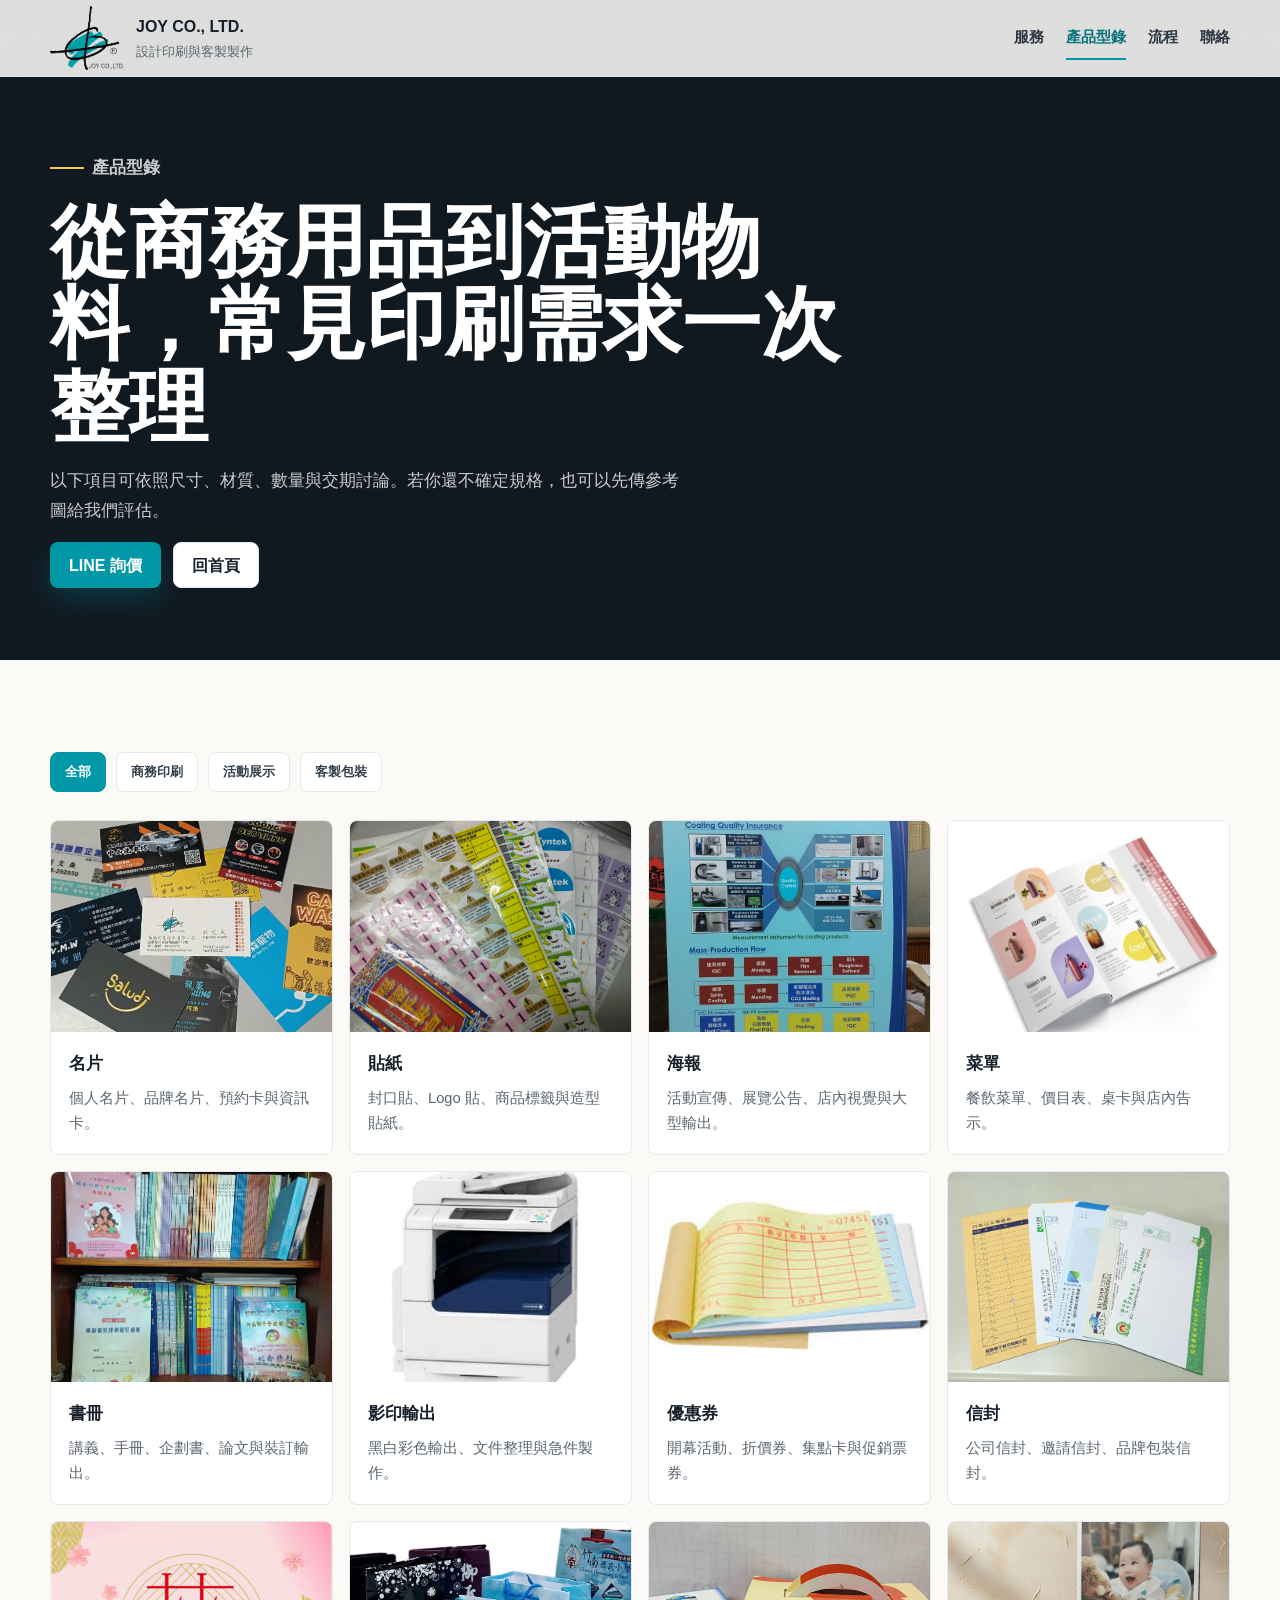
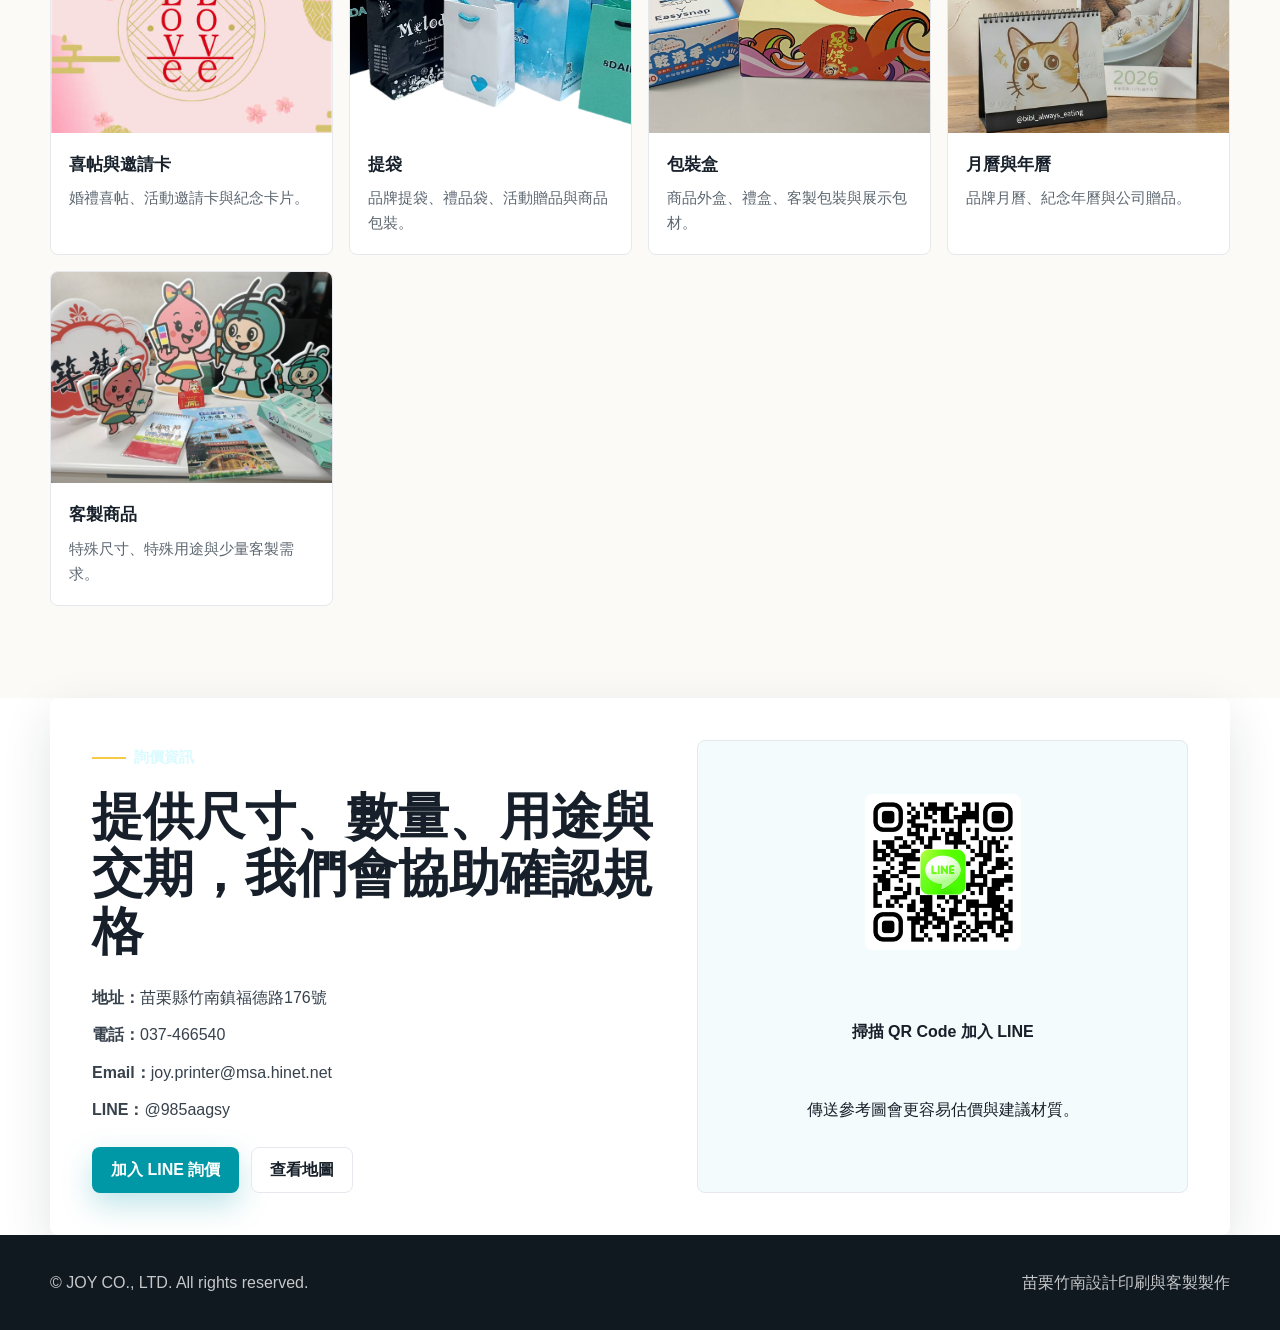
<file: joy-modern-site/products.html>
<!DOCTYPE html>
<html lang="zh-Hant">
<head>
  <meta charset="UTF-8">
  <meta name="viewport" content="width=device-width, initial-scale=1.0">
  <meta name="description" content="JOY CO., LTD. 產品型錄，包含名片、貼紙、海報、菜單、書冊、影印輸出、包裝、喜帖、月曆與客製商品。">
  <title>產品型錄 | JOY CO., LTD.</title>
  <link rel="icon" type="image/png" href="./assets/logo_cover.png">
  <link rel="stylesheet" href="./styles.css">
</head>
<body>
  <header class="site-header">
    <div class="nav-wrap">
      <a class="brand" href="./index.html" aria-label="JOY CO., LTD. 首頁">
        <img src="./assets/logo.png" alt="JOY CO., LTD.">
        <span class="brand-text">
          <strong>JOY CO., LTD.</strong>
          <span>設計印刷與客製製作</span>
        </span>
      </a>
      <nav class="nav-links" aria-label="主要導覽">
        <a href="./index.html#services">服務</a>
        <a class="active" href="./products.html">產品型錄</a>
        <a href="./index.html#process">流程</a>
        <a href="./index.html#contact">聯絡</a>
      </nav>
      <button class="menu-toggle" type="button" aria-label="開啟選單" aria-expanded="false">
        <span></span><span></span><span></span>
      </button>
    </div>
  </header>

  <main>
    <section class="page-hero">
      <div class="section-inner">
        <p class="eyebrow">產品型錄</p>
        <h1>從商務用品到活動物料，常見印刷需求一次整理</h1>
        <p>以下項目可依照尺寸、材質、數量與交期討論。若你還不確定規格，也可以先傳參考圖給我們評估。</p>
        <div class="hero-actions">
          <a class="button primary" href="https://line.me/R/ti/p/@985aagsy">LINE 詢價</a>
          <a class="button secondary" href="./index.html">回首頁</a>
        </div>
      </div>
    </section>

    <section>
      <div class="section-inner">
        <div class="catalog-filter" aria-label="產品篩選">
          <button class="filter-button active" type="button" data-filter="all">全部</button>
          <button class="filter-button" type="button" data-filter="business">商務印刷</button>
          <button class="filter-button" type="button" data-filter="event">活動展示</button>
          <button class="filter-button" type="button" data-filter="custom">客製包裝</button>
        </div>

        <div class="product-grid">
          <article class="product-card" data-category="business">
            <img src="./assets/product/card.jpg" alt="名片">
            <div><h3>名片</h3><p>個人名片、品牌名片、預約卡與資訊卡。</p></div>
          </article>
          <article class="product-card" data-category="business">
            <img src="./assets/product/sticker.jpg" alt="貼紙">
            <div><h3>貼紙</h3><p>封口貼、Logo 貼、商品標籤與造型貼紙。</p></div>
          </article>
          <article class="product-card" data-category="event">
            <img src="./assets/product/poster.jpg" alt="海報">
            <div><h3>海報</h3><p>活動宣傳、展覽公告、店內視覺與大型輸出。</p></div>
          </article>
          <article class="product-card" data-category="business">
            <img src="./assets/product/menu.jpg" alt="菜單">
            <div><h3>菜單</h3><p>餐飲菜單、價目表、桌卡與店內告示。</p></div>
          </article>
          <article class="product-card" data-category="event">
            <img src="./assets/product/book.jpg" alt="書冊">
            <div><h3>書冊</h3><p>講義、手冊、企劃書、論文與裝訂輸出。</p></div>
          </article>
          <article class="product-card" data-category="event">
            <img src="./assets/product/printer.jpg" alt="影印輸出">
            <div><h3>影印輸出</h3><p>黑白彩色輸出、文件整理與急件製作。</p></div>
          </article>
          <article class="product-card" data-category="business">
            <img src="./assets/product/coupon.jpg" alt="優惠券">
            <div><h3>優惠券</h3><p>開幕活動、折價券、集點卡與促銷票券。</p></div>
          </article>
          <article class="product-card" data-category="business">
            <img src="./assets/product/envelope.jpg" alt="信封">
            <div><h3>信封</h3><p>公司信封、邀請信封、品牌包裝信封。</p></div>
          </article>
          <article class="product-card" data-category="custom">
            <img src="./assets/product/wedding_card1.jpg" alt="喜帖與邀請卡">
            <div><h3>喜帖與邀請卡</h3><p>婚禮喜帖、活動邀請卡與紀念卡片。</p></div>
          </article>
          <article class="product-card" data-category="custom">
            <img src="./assets/product/bag.png" alt="提袋">
            <div><h3>提袋</h3><p>品牌提袋、禮品袋、活動贈品與商品包裝。</p></div>
          </article>
          <article class="product-card" data-category="custom">
            <img src="./assets/product/box.jpg" alt="包裝盒">
            <div><h3>包裝盒</h3><p>商品外盒、禮盒、客製包裝與展示包材。</p></div>
          </article>
          <article class="product-card" data-category="custom">
            <img src="./assets/product/calendar.jpg" alt="月曆年曆">
            <div><h3>月曆與年曆</h3><p>品牌月曆、紀念年曆與公司贈品。</p></div>
          </article>
          <article class="product-card" data-category="custom">
            <img src="./assets/product/custom.jpg" alt="客製商品">
            <div><h3>客製商品</h3><p>特殊尺寸、特殊用途與少量客製需求。</p></div>
          </article>
        </div>
      </div>
    </section>

    <section id="contact" class="contact-band">
      <div class="section-inner">
        <div class="contact-panel">
          <div>
            <p class="eyebrow">詢價資訊</p>
            <h2>提供尺寸、數量、用途與交期，我們會協助確認規格</h2>
            <ul class="contact-list">
              <li><strong>地址：</strong>苗栗縣竹南鎮福德路176號</li>
              <li><strong>電話：</strong>037-466540</li>
              <li><strong>Email：</strong>joy.printer@msa.hinet.net</li>
              <li><strong>LINE：</strong>@985aagsy</li>
            </ul>
            <div class="contact-actions">
              <a class="button primary" href="https://line.me/R/ti/p/@985aagsy">加入 LINE 詢價</a>
              <a class="button secondary" href="https://maps.app.goo.gl/v6UgBvDhpB6sY5n37?g_st=al">查看地圖</a>
            </div>
          </div>
          <div class="qr-box">
            <img src="./assets/qrcode.png" alt="JOY LINE QR Code">
            <strong>掃描 QR Code 加入 LINE</strong>
            <p>傳送參考圖會更容易估價與建議材質。</p>
          </div>
        </div>
      </div>
    </section>
  </main>

  <footer class="site-footer">
    <div class="footer-inner">
      <span>© JOY CO., LTD. All rights reserved.</span>
      <span>苗栗竹南設計印刷與客製製作</span>
    </div>
  </footer>

  <script src="./script.js"></script>
</body>
</html>
</file>
<file: styles.css>
:root {
  --ink: #17202a;
  --muted: #5c6670;
  --line: #e5e8ec;
  --paper: #fbfaf7;
  --white: #ffffff;
  --teal: #0098a6;
  --teal-dark: #05727d;
  --coral: #e65245;
  --yellow: #f7c948;
  --shadow: 0 18px 50px rgba(23, 32, 42, 0.12);
}

* {
  box-sizing: border-box;
}

html {
  scroll-behavior: smooth;
}

body {
  margin: 0;
  color: var(--ink);
  background: var(--paper);
  font-family: "Noto Sans TC", "Microsoft JhengHei", Arial, sans-serif;
  line-height: 1.7;
}

img,
video {
  display: block;
  max-width: 100%;
}

a {
  color: inherit;
  text-decoration: none;
}

.site-header {
  position: fixed;
  inset: 0 0 auto 0;
  z-index: 50;
  background: rgba(251, 250, 247, 0.88);
  border-bottom: 1px solid rgba(229, 232, 236, 0.85);
  backdrop-filter: blur(18px);
}

.nav-wrap {
  width: min(1180px, calc(100% - 32px));
  min-height: 76px;
  margin: 0 auto;
  display: flex;
  align-items: center;
  justify-content: space-between;
  gap: 20px;
}

.brand {
  display: flex;
  align-items: center;
  gap: 12px;
  min-width: 0;
}

.brand img {
  width: 74px;
  height: auto;
}

.brand-text {
  display: grid;
  gap: 1px;
}

.brand-text strong {
  font-size: 1rem;
  letter-spacing: 0;
}

.brand-text span {
  color: var(--muted);
  font-size: 0.82rem;
}

.nav-links {
  display: flex;
  align-items: center;
  gap: 22px;
  color: #2d3742;
  font-size: 0.95rem;
  font-weight: 600;
}

.nav-links a {
  padding: 8px 0;
  border-bottom: 2px solid transparent;
}

.nav-links a:hover,
.nav-links a.active {
  color: var(--teal-dark);
  border-color: var(--teal);
}

.menu-toggle {
  display: none;
  width: 42px;
  height: 42px;
  border: 1px solid var(--line);
  background: var(--white);
  border-radius: 8px;
  cursor: pointer;
}

.menu-toggle span {
  display: block;
  width: 18px;
  height: 2px;
  margin: 4px auto;
  background: var(--ink);
}

.button {
  display: inline-flex;
  align-items: center;
  justify-content: center;
  min-height: 46px;
  padding: 12px 18px;
  border: 1px solid transparent;
  border-radius: 8px;
  font-weight: 800;
  line-height: 1.2;
  transition: transform 0.2s ease, box-shadow 0.2s ease, background 0.2s ease;
}

.button:hover {
  transform: translateY(-2px);
}

.button.primary {
  color: var(--white);
  background: var(--teal);
  box-shadow: 0 12px 30px rgba(0, 152, 166, 0.25);
}

.button.primary:hover {
  background: var(--teal-dark);
}

.button.secondary {
  color: var(--ink);
  background: var(--white);
  border-color: var(--line);
}

.hero {
  position: relative;
  min-height: 92svh;
  display: grid;
  align-items: end;
  overflow: hidden;
  padding: 132px 0 64px;
  color: var(--white);
}

.hero-media {
  position: absolute;
  inset: 0;
  z-index: -2;
}

.hero-media video,
.hero-media img {
  width: 100%;
  height: 100%;
  object-fit: cover;
}

.hero::after {
  content: "";
  position: absolute;
  inset: 0;
  z-index: -1;
  background:
    linear-gradient(90deg, rgba(11, 20, 30, 0.82), rgba(11, 20, 30, 0.52) 52%, rgba(11, 20, 30, 0.2)),
    linear-gradient(0deg, rgba(11, 20, 30, 0.58), rgba(11, 20, 30, 0));
}

.hero-inner,
.section-inner {
  width: min(1180px, calc(100% - 32px));
  margin: 0 auto;
}

.hero-copy {
  max-width: 860px;
}

.eyebrow {
  display: inline-flex;
  align-items: center;
  gap: 8px;
  margin: 0 0 18px;
  color: #d7fbff;
  font-size: 0.92rem;
  font-weight: 800;
}

.eyebrow::before {
  content: "";
  width: 34px;
  height: 2px;
  background: var(--yellow);
}

h1,
h2,
h3,
p {
  margin-top: 0;
}

h1 {
  margin-bottom: 22px;
  font-size: clamp(2.65rem, 6.2vw, 5.2rem);
  line-height: 1.04;
  letter-spacing: 0;
}

.hero-copy p {
  max-width: 620px;
  margin-bottom: 28px;
  color: rgba(255, 255, 255, 0.88);
  font-size: 1.14rem;
}

.hero-actions,
.contact-actions {
  display: flex;
  flex-wrap: wrap;
  gap: 12px;
}

.hero-stats {
  display: grid;
  grid-template-columns: repeat(3, minmax(0, 1fr));
  gap: 1px;
  max-width: 760px;
  margin-top: 48px;
  background: rgba(255, 255, 255, 0.18);
  border: 1px solid rgba(255, 255, 255, 0.22);
  border-radius: 8px;
  overflow: hidden;
  backdrop-filter: blur(14px);
}

.hero-stats div {
  padding: 18px;
  background: rgba(255, 255, 255, 0.1);
}

.hero-stats strong {
  display: block;
  font-size: 1.55rem;
}

.hero-stats span {
  color: rgba(255, 255, 255, 0.78);
  font-size: 0.88rem;
}

section {
  padding: 92px 0;
}

.section-heading {
  display: flex;
  align-items: end;
  justify-content: space-between;
  gap: 24px;
  margin-bottom: 34px;
}

.section-heading h2 {
  max-width: 640px;
  margin-bottom: 0;
  font-size: clamp(2rem, 4vw, 3.5rem);
  line-height: 1.12;
}

.section-heading p {
  max-width: 420px;
  margin-bottom: 0;
  color: var(--muted);
}

.services-band {
  background: var(--white);
}

.service-grid {
  display: grid;
  grid-template-columns: repeat(3, minmax(0, 1fr));
  gap: 16px;
}

.service-card,
.product-card,
.step,
.quote-card {
  border: 1px solid var(--line);
  border-radius: 8px;
  background: var(--white);
}

.service-card {
  padding: 28px;
}

.service-card .icon {
  width: 46px;
  height: 46px;
  display: grid;
  place-items: center;
  margin-bottom: 22px;
  color: var(--teal-dark);
  background: #e8fbfd;
  border-radius: 8px;
  font-size: 1.35rem;
  font-weight: 900;
}

.service-card h3 {
  margin-bottom: 10px;
  font-size: 1.28rem;
}

.service-card p,
.product-card p,
.step p,
.quote-card p {
  color: var(--muted);
}

.feature-split {
  display: grid;
  grid-template-columns: 1.02fr 0.98fr;
  gap: 36px;
  align-items: center;
}

.feature-media {
  position: relative;
  min-height: 460px;
  overflow: hidden;
  border-radius: 8px;
  background: #dfeaed;
  box-shadow: var(--shadow);
}

.feature-media img {
  width: 100%;
  height: 100%;
  min-height: 460px;
  object-fit: cover;
}

.feature-copy h2 {
  margin-bottom: 18px;
  font-size: clamp(2rem, 4vw, 3.45rem);
  line-height: 1.12;
}

.feature-copy > p {
  color: var(--muted);
  font-size: 1.04rem;
}

.checks {
  display: grid;
  gap: 12px;
  margin: 26px 0;
  padding: 0;
  list-style: none;
}

.checks li {
  display: grid;
  grid-template-columns: 28px 1fr;
  gap: 10px;
  align-items: start;
  color: #35404b;
}

.checks li::before {
  content: "✓";
  display: grid;
  place-items: center;
  width: 24px;
  height: 24px;
  color: var(--white);
  background: var(--coral);
  border-radius: 8px;
  font-weight: 900;
}

.products-band {
  background: #f0f7f8;
}

.product-grid {
  display: grid;
  grid-template-columns: repeat(4, minmax(0, 1fr));
  gap: 16px;
}

.product-card {
  overflow: hidden;
  transition: transform 0.2s ease, box-shadow 0.2s ease;
}

.product-card:hover {
  transform: translateY(-4px);
  box-shadow: 0 16px 34px rgba(23, 32, 42, 0.12);
}

.product-card img {
  width: 100%;
  aspect-ratio: 4 / 3;
  object-fit: cover;
}

.product-card div {
  padding: 18px;
}

.product-card h3 {
  margin-bottom: 7px;
  font-size: 1.05rem;
}

.product-card p {
  margin-bottom: 0;
  font-size: 0.92rem;
}

.process-band {
  background: var(--ink);
  color: var(--white);
}

.process-band .section-heading p {
  color: rgba(255, 255, 255, 0.72);
}

.step-grid {
  display: grid;
  grid-template-columns: repeat(4, minmax(0, 1fr));
  gap: 14px;
}

.step {
  padding: 24px;
  background: rgba(255, 255, 255, 0.07);
  border-color: rgba(255, 255, 255, 0.14);
}

.step strong {
  display: inline-grid;
  place-items: center;
  width: 40px;
  height: 40px;
  margin-bottom: 20px;
  color: var(--ink);
  background: var(--yellow);
  border-radius: 8px;
}

.step p {
  color: rgba(255, 255, 255, 0.72);
}

.portfolio-strip {
  display: grid;
  grid-template-columns: 1.2fr 0.8fr 1fr;
  gap: 16px;
}

.portfolio-strip img {
  width: 100%;
  height: 360px;
  object-fit: cover;
  border-radius: 8px;
  box-shadow: var(--shadow);
}

.quote-grid {
  display: grid;
  grid-template-columns: repeat(3, minmax(0, 1fr));
  gap: 16px;
}

.reviews-band {
  background: var(--white);
}

.review-grid {
  display: grid;
  grid-template-columns: repeat(3, minmax(0, 1fr));
  gap: 16px;
}

.review-card {
  padding: 26px;
  border: 1px solid var(--line);
  border-radius: 8px;
  background: #fbfaf7;
}

.review-card img {
  width: 58px;
  height: 58px;
  margin-bottom: 18px;
  object-fit: cover;
  border: 3px solid var(--white);
  border-radius: 50%;
  box-shadow: 0 8px 18px rgba(23, 32, 42, 0.14);
}

.review-card p {
  color: #34414d;
}

.review-card strong,
.review-card span {
  display: block;
}

.review-card span {
  color: var(--muted);
  font-size: 0.9rem;
}

.quote-card {
  padding: 24px;
}

.quote-card strong {
  display: block;
  margin-top: 18px;
}

.contact-band {
  padding: 0;
  background: var(--white);
}

.contact-panel {
  display: grid;
  grid-template-columns: 1fr 0.85fr;
  gap: 28px;
  align-items: stretch;
  padding: 42px;
  border-radius: 8px;
  background: var(--white);
  box-shadow: var(--shadow);
}

.contact-panel h2 {
  margin-bottom: 14px;
  font-size: clamp(2rem, 4vw, 3.2rem);
  line-height: 1.12;
}

.contact-list {
  display: grid;
  gap: 10px;
  margin: 24px 0;
  padding: 0;
  list-style: none;
  color: #37424d;
}

.qr-box {
  display: grid;
  place-items: center;
  min-height: 100%;
  padding: 28px;
  background: #f4fbfc;
  border: 1px solid var(--line);
  border-radius: 8px;
  text-align: center;
}

.qr-box img {
  width: 156px;
  margin-bottom: 18px;
  border-radius: 8px;
}

.site-footer {
  padding: 34px 0;
  color: rgba(255, 255, 255, 0.76);
  background: #101820;
}

.notice-modal {
  position: fixed;
  inset: 0;
  z-index: 100;
  display: none;
  place-items: center;
  padding: 18px;
}

.notice-modal.open {
  display: grid;
}

.notice-backdrop {
  position: absolute;
  inset: 0;
  background: rgba(16, 24, 32, 0.68);
  backdrop-filter: blur(8px);
}

.notice-dialog {
  position: relative;
  width: min(560px, 100%);
  padding: 34px;
  border-radius: 8px;
  background: var(--white);
  box-shadow: var(--shadow);
}

.notice-dialog .eyebrow {
  color: var(--teal-dark);
}

.notice-dialog h2 {
  margin-bottom: 14px;
  font-size: clamp(1.7rem, 4vw, 2.5rem);
  line-height: 1.16;
}

.notice-close {
  position: absolute;
  top: 14px;
  right: 14px;
  width: 38px;
  height: 38px;
  border: 1px solid var(--line);
  border-radius: 8px;
  background: var(--white);
  color: var(--ink);
  font-size: 1.6rem;
  line-height: 1;
  cursor: pointer;
}

.notice-list {
  display: grid;
  gap: 8px;
  margin: 20px 0 24px;
  padding: 0;
  list-style: none;
  color: #34414d;
}

.footer-inner {
  width: min(1180px, calc(100% - 32px));
  margin: 0 auto;
  display: flex;
  justify-content: space-between;
  gap: 20px;
}

.page-hero {
  padding: 150px 0 72px;
  background: #101820;
  color: var(--white);
}

.page-hero h1 {
  max-width: 820px;
  margin-bottom: 18px;
}

.page-hero p {
  max-width: 640px;
  color: rgba(255, 255, 255, 0.78);
  font-size: 1.08rem;
}

.catalog-filter {
  display: flex;
  flex-wrap: wrap;
  gap: 10px;
  margin-bottom: 28px;
}

.filter-button {
  min-height: 40px;
  padding: 8px 14px;
  border: 1px solid var(--line);
  border-radius: 8px;
  background: var(--white);
  color: #34414d;
  font-weight: 800;
  cursor: pointer;
}

.filter-button.active {
  color: var(--white);
  background: var(--teal);
  border-color: var(--teal);
}

@media (max-width: 900px) {
  .menu-toggle {
    display: block;
  }

  .nav-links {
    position: absolute;
    top: 76px;
    right: 16px;
    left: 16px;
    display: none;
    flex-direction: column;
    align-items: stretch;
    gap: 0;
    padding: 10px;
    background: var(--white);
    border: 1px solid var(--line);
    border-radius: 8px;
    box-shadow: var(--shadow);
  }

  .nav-links.open {
    display: flex;
  }

  .nav-links a {
    padding: 12px;
  }

  .section-heading,
  .feature-split,
  .contact-panel {
    grid-template-columns: 1fr;
  }

  .section-heading {
    display: grid;
  }

  .service-grid,
  .quote-grid,
  .review-grid {
    grid-template-columns: 1fr;
  }

  .product-grid,
  .step-grid {
    grid-template-columns: repeat(2, minmax(0, 1fr));
  }

  .portfolio-strip {
    grid-template-columns: 1fr;
  }

  .portfolio-strip img {
    height: 260px;
  }
}

@media (max-width: 620px) {
  .brand img {
    width: 62px;
  }

  .brand-text span {
    display: none;
  }

  .hero {
    min-height: 86svh;
    padding-top: 118px;
  }

  .hero-stats,
  .product-grid,
  .step-grid {
    grid-template-columns: 1fr;
  }

  .hero-stats div,
  .contact-panel,
  .notice-dialog {
    padding: 22px;
  }

  section {
    padding: 66px 0;
  }

  .footer-inner {
    display: grid;
  }
}
</file>
<file: joy-modern-site/styles.css>
:root {
  --ink: #17202a;
  --muted: #5c6670;
  --line: #e5e8ec;
  --paper: #fbfaf7;
  --white: #ffffff;
  --teal: #0098a6;
  --teal-dark: #05727d;
  --coral: #e65245;
  --yellow: #f7c948;
  --shadow: 0 18px 50px rgba(23, 32, 42, 0.12);
}

* {
  box-sizing: border-box;
}

html {
  scroll-behavior: smooth;
}

body {
  margin: 0;
  color: var(--ink);
  background: var(--paper);
  font-family: "Noto Sans TC", "Microsoft JhengHei", Arial, sans-serif;
  line-height: 1.7;
}

img,
video {
  display: block;
  max-width: 100%;
}

a {
  color: inherit;
  text-decoration: none;
}

.site-header {
  position: fixed;
  inset: 0 0 auto 0;
  z-index: 50;
  background: rgba(251, 250, 247, 0.88);
  border-bottom: 1px solid rgba(229, 232, 236, 0.85);
  backdrop-filter: blur(18px);
}

.nav-wrap {
  width: min(1180px, calc(100% - 32px));
  min-height: 76px;
  margin: 0 auto;
  display: flex;
  align-items: center;
  justify-content: space-between;
  gap: 20px;
}

.brand {
  display: flex;
  align-items: center;
  gap: 12px;
  min-width: 0;
}

.brand img {
  width: 74px;
  height: auto;
}

.brand-text {
  display: grid;
  gap: 1px;
}

.brand-text strong {
  font-size: 1rem;
  letter-spacing: 0;
}

.brand-text span {
  color: var(--muted);
  font-size: 0.82rem;
}

.nav-links {
  display: flex;
  align-items: center;
  gap: 22px;
  color: #2d3742;
  font-size: 0.95rem;
  font-weight: 600;
}

.nav-links a {
  padding: 8px 0;
  border-bottom: 2px solid transparent;
}

.nav-links a:hover,
.nav-links a.active {
  color: var(--teal-dark);
  border-color: var(--teal);
}

.menu-toggle {
  display: none;
  width: 42px;
  height: 42px;
  border: 1px solid var(--line);
  background: var(--white);
  border-radius: 8px;
  cursor: pointer;
}

.menu-toggle span {
  display: block;
  width: 18px;
  height: 2px;
  margin: 4px auto;
  background: var(--ink);
}

.button {
  display: inline-flex;
  align-items: center;
  justify-content: center;
  min-height: 46px;
  padding: 12px 18px;
  border: 1px solid transparent;
  border-radius: 8px;
  font-weight: 800;
  line-height: 1.2;
  transition: transform 0.2s ease, box-shadow 0.2s ease, background 0.2s ease;
}

.button:hover {
  transform: translateY(-2px);
}

.button.primary {
  color: var(--white);
  background: var(--teal);
  box-shadow: 0 12px 30px rgba(0, 152, 166, 0.25);
}

.button.primary:hover {
  background: var(--teal-dark);
}

.button.secondary {
  color: var(--ink);
  background: var(--white);
  border-color: var(--line);
}

.hero {
  position: relative;
  min-height: 92svh;
  display: grid;
  align-items: end;
  overflow: hidden;
  padding: 132px 0 64px;
  color: var(--white);
}

.hero-media {
  position: absolute;
  inset: 0;
  z-index: -2;
}

.hero-media video,
.hero-media img {
  width: 100%;
  height: 100%;
  object-fit: cover;
}

.hero::after {
  content: "";
  position: absolute;
  inset: 0;
  z-index: -1;
  background:
    linear-gradient(90deg, rgba(11, 20, 30, 0.82), rgba(11, 20, 30, 0.52) 52%, rgba(11, 20, 30, 0.2)),
    linear-gradient(0deg, rgba(11, 20, 30, 0.58), rgba(11, 20, 30, 0));
}

.hero-inner,
.section-inner {
  width: min(1180px, calc(100% - 32px));
  margin: 0 auto;
}

.hero-copy {
  max-width: 860px;
}

.eyebrow {
  display: inline-flex;
  align-items: center;
  gap: 8px;
  margin: 0 0 18px;
  color: #d7fbff;
  font-size: 0.92rem;
  font-weight: 800;
}

.eyebrow::before {
  content: "";
  width: 34px;
  height: 2px;
  background: var(--yellow);
}

h1,
h2,
h3,
p {
  margin-top: 0;
}

h1 {
  margin-bottom: 22px;
  font-size: clamp(2.65rem, 6.2vw, 5.2rem);
  line-height: 1.04;
  letter-spacing: 0;
}

.hero-copy p {
  max-width: 620px;
  margin-bottom: 28px;
  color: rgba(255, 255, 255, 0.88);
  font-size: 1.14rem;
}

.hero-actions,
.contact-actions {
  display: flex;
  flex-wrap: wrap;
  gap: 12px;
}

.hero-stats {
  display: grid;
  grid-template-columns: repeat(3, minmax(0, 1fr));
  gap: 1px;
  max-width: 760px;
  margin-top: 48px;
  background: rgba(255, 255, 255, 0.18);
  border: 1px solid rgba(255, 255, 255, 0.22);
  border-radius: 8px;
  overflow: hidden;
  backdrop-filter: blur(14px);
}

.hero-stats div {
  padding: 18px;
  background: rgba(255, 255, 255, 0.1);
}

.hero-stats strong {
  display: block;
  font-size: 1.55rem;
}

.hero-stats span {
  color: rgba(255, 255, 255, 0.78);
  font-size: 0.88rem;
}

section {
  padding: 92px 0;
}

.section-heading {
  display: flex;
  align-items: end;
  justify-content: space-between;
  gap: 24px;
  margin-bottom: 34px;
}

.section-heading h2 {
  max-width: 640px;
  margin-bottom: 0;
  font-size: clamp(2rem, 4vw, 3.5rem);
  line-height: 1.12;
}

.section-heading p {
  max-width: 420px;
  margin-bottom: 0;
  color: var(--muted);
}

.services-band {
  background: var(--white);
}

.service-grid {
  display: grid;
  grid-template-columns: repeat(3, minmax(0, 1fr));
  gap: 16px;
}

.service-card,
.product-card,
.step,
.quote-card {
  border: 1px solid var(--line);
  border-radius: 8px;
  background: var(--white);
}

.service-card {
  padding: 28px;
}

.service-card .icon {
  width: 46px;
  height: 46px;
  display: grid;
  place-items: center;
  margin-bottom: 22px;
  color: var(--teal-dark);
  background: #e8fbfd;
  border-radius: 8px;
  font-size: 1.35rem;
  font-weight: 900;
}

.service-card h3 {
  margin-bottom: 10px;
  font-size: 1.28rem;
}

.service-card p,
.product-card p,
.step p,
.quote-card p {
  color: var(--muted);
}

.feature-split {
  display: grid;
  grid-template-columns: 1.02fr 0.98fr;
  gap: 36px;
  align-items: center;
}

.feature-media {
  position: relative;
  min-height: 460px;
  overflow: hidden;
  border-radius: 8px;
  background: #dfeaed;
  box-shadow: var(--shadow);
}

.feature-media img {
  width: 100%;
  height: 100%;
  min-height: 460px;
  object-fit: cover;
}

.feature-copy h2 {
  margin-bottom: 18px;
  font-size: clamp(2rem, 4vw, 3.45rem);
  line-height: 1.12;
}

.feature-copy > p {
  color: var(--muted);
  font-size: 1.04rem;
}

.checks {
  display: grid;
  gap: 12px;
  margin: 26px 0;
  padding: 0;
  list-style: none;
}

.checks li {
  display: grid;
  grid-template-columns: 28px 1fr;
  gap: 10px;
  align-items: start;
  color: #35404b;
}

.checks li::before {
  content: "✓";
  display: grid;
  place-items: center;
  width: 24px;
  height: 24px;
  color: var(--white);
  background: var(--coral);
  border-radius: 8px;
  font-weight: 900;
}

.products-band {
  background: #f0f7f8;
}

.product-grid {
  display: grid;
  grid-template-columns: repeat(4, minmax(0, 1fr));
  gap: 16px;
}

.product-card {
  overflow: hidden;
  transition: transform 0.2s ease, box-shadow 0.2s ease;
}

.product-card:hover {
  transform: translateY(-4px);
  box-shadow: 0 16px 34px rgba(23, 32, 42, 0.12);
}

.product-card img {
  width: 100%;
  aspect-ratio: 4 / 3;
  object-fit: cover;
}

.product-card div {
  padding: 18px;
}

.product-card h3 {
  margin-bottom: 7px;
  font-size: 1.05rem;
}

.product-card p {
  margin-bottom: 0;
  font-size: 0.92rem;
}

.process-band {
  background: var(--ink);
  color: var(--white);
}

.process-band .section-heading p {
  color: rgba(255, 255, 255, 0.72);
}

.step-grid {
  display: grid;
  grid-template-columns: repeat(4, minmax(0, 1fr));
  gap: 14px;
}

.step {
  padding: 24px;
  background: rgba(255, 255, 255, 0.07);
  border-color: rgba(255, 255, 255, 0.14);
}

.step strong {
  display: inline-grid;
  place-items: center;
  width: 40px;
  height: 40px;
  margin-bottom: 20px;
  color: var(--ink);
  background: var(--yellow);
  border-radius: 8px;
}

.step p {
  color: rgba(255, 255, 255, 0.72);
}

.portfolio-strip {
  display: grid;
  grid-template-columns: 1.2fr 0.8fr 1fr;
  gap: 16px;
}

.portfolio-strip img {
  width: 100%;
  height: 360px;
  object-fit: cover;
  border-radius: 8px;
  box-shadow: var(--shadow);
}

.quote-grid {
  display: grid;
  grid-template-columns: repeat(3, minmax(0, 1fr));
  gap: 16px;
}

.quote-card {
  padding: 24px;
}

.quote-card strong {
  display: block;
  margin-top: 18px;
}

.contact-band {
  padding: 0;
  background: var(--white);
}

.contact-panel {
  display: grid;
  grid-template-columns: 1fr 0.85fr;
  gap: 28px;
  align-items: stretch;
  padding: 42px;
  border-radius: 8px;
  background: var(--white);
  box-shadow: var(--shadow);
}

.contact-panel h2 {
  margin-bottom: 14px;
  font-size: clamp(2rem, 4vw, 3.2rem);
  line-height: 1.12;
}

.contact-list {
  display: grid;
  gap: 10px;
  margin: 24px 0;
  padding: 0;
  list-style: none;
  color: #37424d;
}

.qr-box {
  display: grid;
  place-items: center;
  min-height: 100%;
  padding: 28px;
  background: #f4fbfc;
  border: 1px solid var(--line);
  border-radius: 8px;
  text-align: center;
}

.qr-box img {
  width: 156px;
  margin-bottom: 18px;
  border-radius: 8px;
}

.site-footer {
  padding: 34px 0;
  color: rgba(255, 255, 255, 0.76);
  background: #101820;
}

.footer-inner {
  width: min(1180px, calc(100% - 32px));
  margin: 0 auto;
  display: flex;
  justify-content: space-between;
  gap: 20px;
}

.page-hero {
  padding: 150px 0 72px;
  background: #101820;
  color: var(--white);
}

.page-hero h1 {
  max-width: 820px;
  margin-bottom: 18px;
}

.page-hero p {
  max-width: 640px;
  color: rgba(255, 255, 255, 0.78);
  font-size: 1.08rem;
}

.catalog-filter {
  display: flex;
  flex-wrap: wrap;
  gap: 10px;
  margin-bottom: 28px;
}

.filter-button {
  min-height: 40px;
  padding: 8px 14px;
  border: 1px solid var(--line);
  border-radius: 8px;
  background: var(--white);
  color: #34414d;
  font-weight: 800;
  cursor: pointer;
}

.filter-button.active {
  color: var(--white);
  background: var(--teal);
  border-color: var(--teal);
}

@media (max-width: 900px) {
  .menu-toggle {
    display: block;
  }

  .nav-links {
    position: absolute;
    top: 76px;
    right: 16px;
    left: 16px;
    display: none;
    flex-direction: column;
    align-items: stretch;
    gap: 0;
    padding: 10px;
    background: var(--white);
    border: 1px solid var(--line);
    border-radius: 8px;
    box-shadow: var(--shadow);
  }

  .nav-links.open {
    display: flex;
  }

  .nav-links a {
    padding: 12px;
  }

  .section-heading,
  .feature-split,
  .contact-panel {
    grid-template-columns: 1fr;
  }

  .section-heading {
    display: grid;
  }

  .service-grid,
  .quote-grid {
    grid-template-columns: 1fr;
  }

  .product-grid,
  .step-grid {
    grid-template-columns: repeat(2, minmax(0, 1fr));
  }

  .portfolio-strip {
    grid-template-columns: 1fr;
  }

  .portfolio-strip img {
    height: 260px;
  }
}

@media (max-width: 620px) {
  .brand img {
    width: 62px;
  }

  .brand-text span {
    display: none;
  }

  .hero {
    min-height: 86svh;
    padding-top: 118px;
  }

  .hero-stats,
  .product-grid,
  .step-grid {
    grid-template-columns: 1fr;
  }

  .hero-stats div,
  .contact-panel {
    padding: 22px;
  }

  section {
    padding: 66px 0;
  }

  .footer-inner {
    display: grid;
  }
}
</file>
